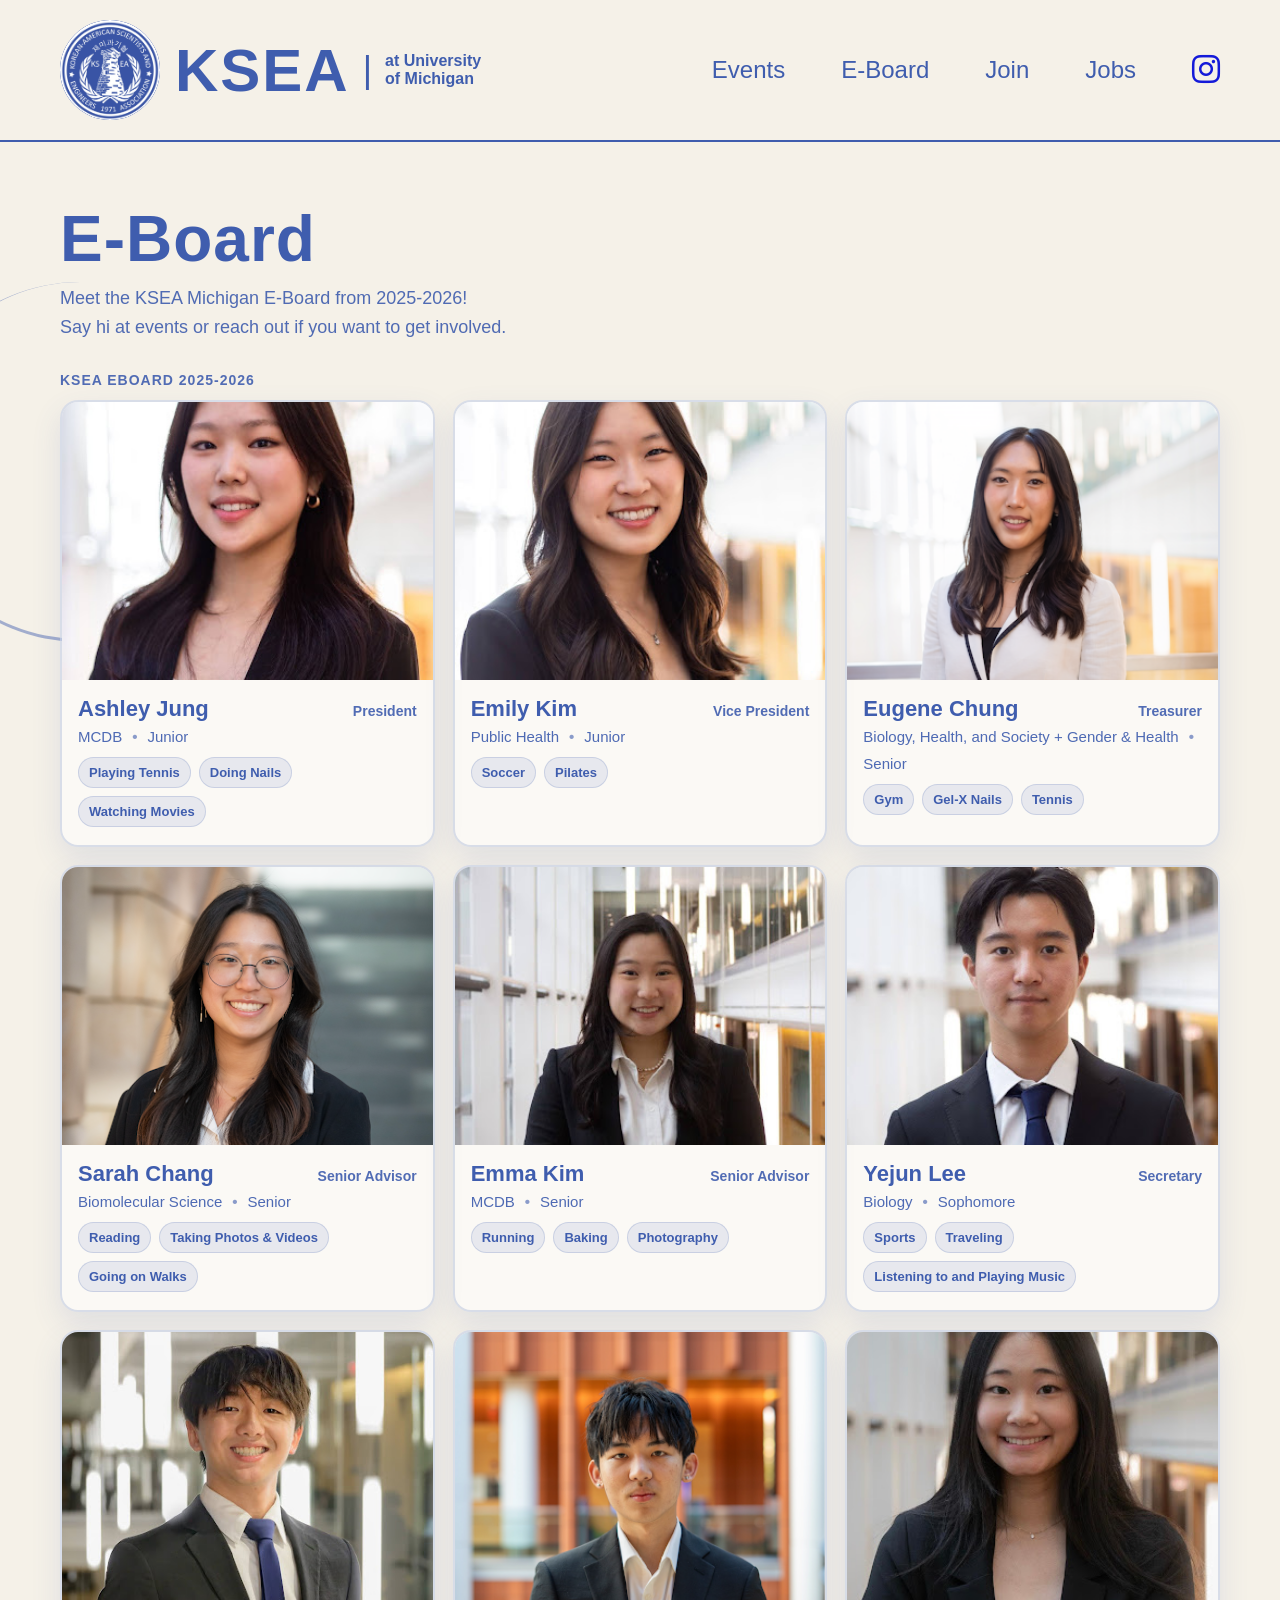
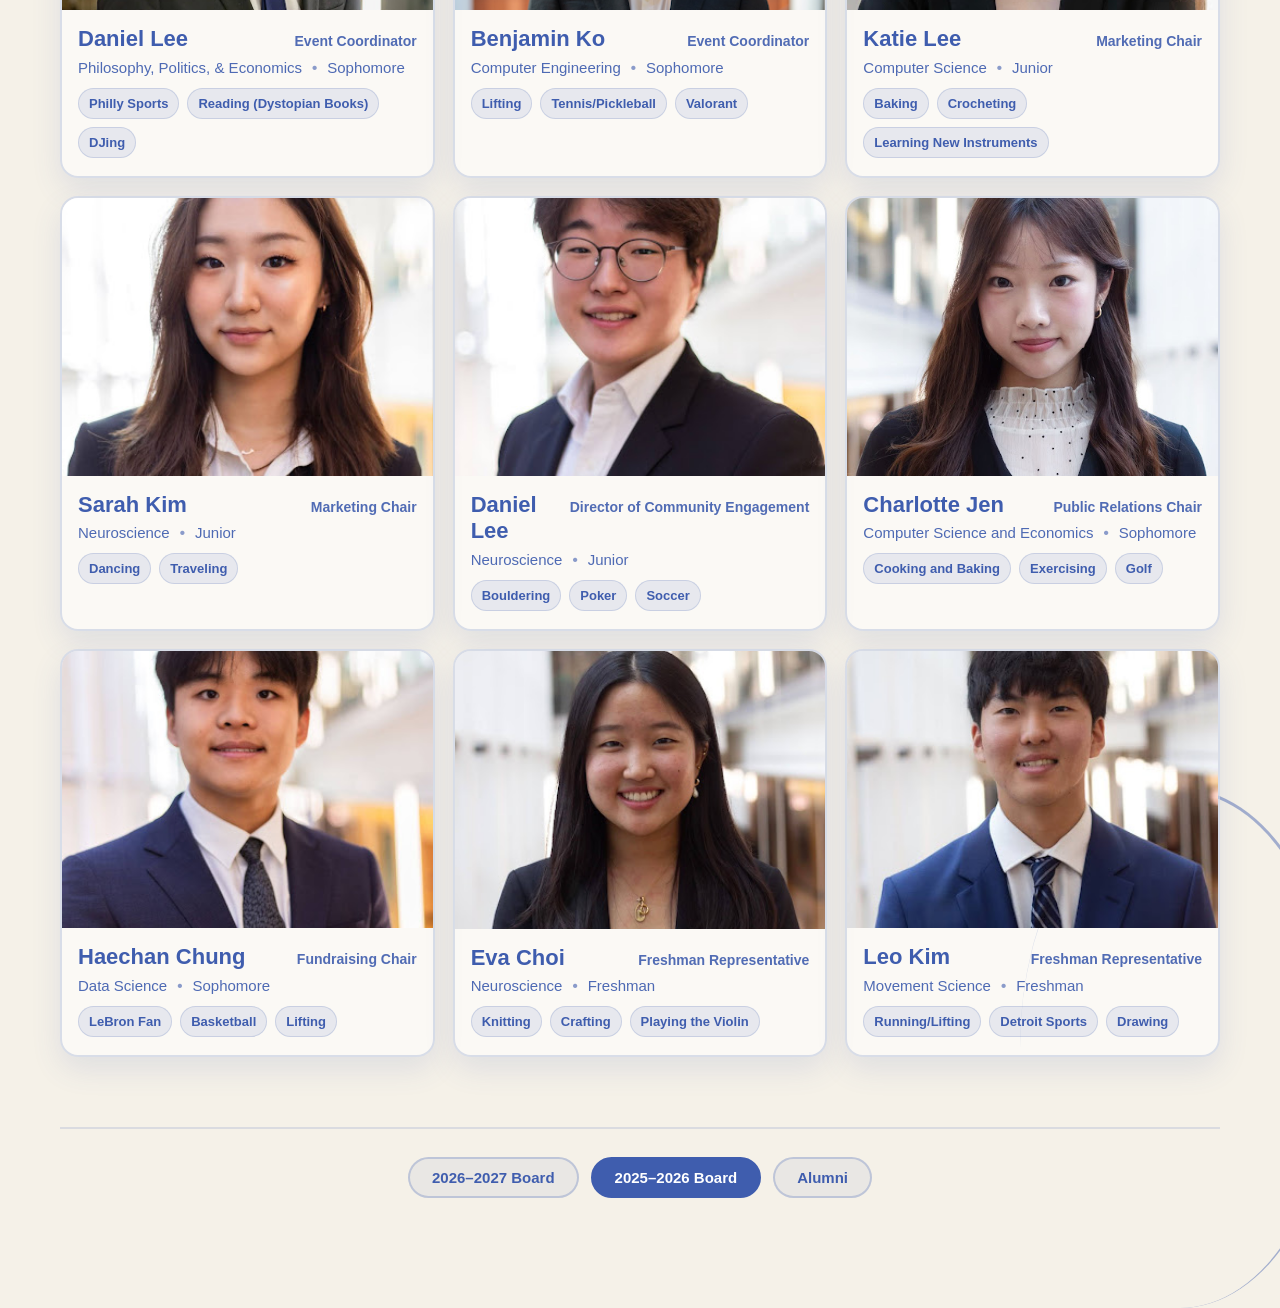
<file: eboard/eboard-2025-2026.html>
<!DOCTYPE html>
<html lang="en">
<head>
  <link rel="stylesheet" href="https://cdnjs.cloudflare.com/ajax/libs/font-awesome/6.0.0/css/all.min.css">
  <meta charset="UTF-8" />
  <meta name="viewport" content="width=device-width, initial-scale=1.0" />
  <title>KSEA - University of Michigan | E-Board 2025-2026</title>

  <style>
    * { margin: 0; padding: 0; box-sizing: border-box; }

    body {
      font-family: 'Segoe UI', Tahoma, Geneva, Verdana, sans-serif;
      background-color: #F5F1E8;
      overflow-x: hidden;
      color: #3F5DAE;
    }

    header {
      display: flex;
      justify-content: space-between;
      align-items: center;
      padding: 20px 60px;
      background-color: #F5F1E8;
      border-bottom: 2px solid #3F5DAE;
    }

    .logo-container {
      display: flex;
      align-items: center;
      gap: 15px;
    }

    .logo-circle {
      width: 100px;
      height: 100px;
      background-color: #3F5DAE;
      border-radius: 60%;
      display: flex;
      align-items: center;
      justify-content: center;
      color: white;
      font-weight: bold;
      font-size: 12px;
      overflow: hidden;
    }

    .logo-text {
      display: flex;
      flex-direction: row;
      align-items: center;
      gap: 8px;
    }

    .logo-text .ksea {
      font-size: 60px;
      font-weight: 900;
      color: #3F5DAE;
      letter-spacing: 2px;
    }

    .logo-text .university {
      font-size: 16px;
      color: #3F5DAE;
      font-weight: 600;
    }

    .logo-text .divider {
      font-size: 36px;
      color: #3F5DAE;
      font-weight: 100;
      margin: 0 5px;
    }
    .logo-link,
    .logo-link:visited,
    .logo-link:hover,
    .logo-link:active {
      text-decoration: none;
      color: inherit;
    }
    nav {
      display: flex;
      gap: 100px;
      align-items: center;
    }

    nav a {
      text-decoration: none;
      color: #3F5DAE;
      font-size: 24px;
      font-weight: 200;
      transition: color 0.3s;
    }

    nav a:hover { color: #3d4d7a; }

    .page {
      padding: 60px 60px 80px;
      position: relative;
    }

    .page-title {
      font-size: 64px;
      font-weight: 900;
      letter-spacing: 1px;
      margin-bottom: 8px;
    }

    .page-subtitle {
      font-size: 18px;
      font-weight: 400;
      opacity: 0.9;
      max-width: 760px;
      line-height: 1.6;
      margin-bottom: 30px;
      text-wrap: balance;
    }

    .curve-left {
      position: absolute;
      left: -100px;
      top: 140px;
      width: 360px;
      height: 360px;
      border: 3px solid #3F5DAE;
      border-radius: 50%;
      border-top: none;
      border-right: none;
      opacity: 0.45;
      pointer-events: none;
    }

    .curve-right {
      position: absolute;
      right: -60px;
      bottom: -30px;
      width: 320px;
      height: 520px;
      border: 3px solid #3F5DAE;
      border-radius: 50%;
      border-bottom: none;
      border-left: none;
      opacity: 0.45;
      pointer-events: none;
    }

    .grid {
      display: grid;
      grid-template-columns: repeat(3, minmax(0, 1fr));
      gap: 18px;
      position: relative;
      z-index: 2;
    }

    .card {
      border-radius: 18px;
      background: rgba(255,255,255,0.55);
      border: 2px solid rgba(63,93,174,0.18);
      box-shadow: 0 12px 30px rgba(63,93,174,0.12);
      overflow: hidden;
      transition: transform 0.2s ease, box-shadow 0.2s ease, border-color 0.2s ease;
    }

    .card:hover {
      transform: translateY(-3px);
      box-shadow: 0 16px 40px rgba(63,93,174,0.18);
      border-color: rgba(63,93,174,0.28);
    }

    .headshot-wrap {
      position: relative;
      width: 100%;
      aspect-ratio: 4 / 3;
      overflow: hidden;
      background: rgba(63,93,174,0.06);
    }

    .headshot-wrap img {
      position: absolute;
      inset: 0;
      width: 100%;
      height: 100%;
      object-fit: cover;
      display: block;
      transition: opacity 180ms ease;
    }

    .headshot-front { opacity: 1; }
    .headshot-back { opacity: 0; }

    .card:hover .headshot-front { opacity: 0; }
    .card:hover .headshot-back { opacity: 1; }

    .card-body {
      padding: 16px 16px 18px;
    }

    .name-row {
      display: flex;
      align-items: baseline;
      justify-content: space-between;
      gap: 10px;
      margin-bottom: 6px;
    }

    .name {
      font-size: 22px;
      font-weight: 900;
      color: #3F5DAE;
      line-height: 1.2;
    }

    .position {
      font-size: 14px;
      font-weight: 700;
      color: #3F5DAE;
      opacity: 0.9;
      white-space: nowrap;
    }

    .meta {
      display: flex;
      flex-wrap: wrap;
      gap: 10px;
      font-size: 15px;
      font-weight: 500;
      color: rgba(63,93,174,0.92);
      margin-bottom: 12px;
    }

    .meta span {
      display: inline-flex;
      align-items: center;
      gap: 8px;
    }

    .dot {
      opacity: 0.65;
      font-weight: 800;
    }

    .hobbies {
      display: flex;
      flex-wrap: wrap;
      gap: 8px;
    }

    .pill {
      font-size: 13px;
      font-weight: 600;
      color: #3F5DAE;
      background: rgba(63,93,174,0.10);
      border: 1px solid rgba(63,93,174,0.18);
      padding: 7px 10px;
      border-radius: 999px;
    }

    .bio {
      margin-top: 12px;
      padding-top: 12px;
      border-top: 1px solid rgba(63,93,174,0.15);
      font-size: 13px;
      font-weight: 400;
      line-height: 1.55;
      color: rgba(63,93,174,0.85);
    }

    .section-label {
      font-size: 14px;
      font-weight: 800;
      letter-spacing: 1px;
      color: rgba(63,93,174,0.9);
      margin: 26px 0 12px;
      text-transform: uppercase;
    }

    /* =========================
       Board / Alumni page nav
       ========================= */

    .board-nav {
      margin-top: 70px;
      padding-top: 28px;
      border-top: 2px solid rgba(63,93,174,0.15);
      display: flex;
      flex-wrap: wrap;
      gap: 12px;
      justify-content: center;
    }

    .board-nav a {
      text-decoration: none;
      color: #3F5DAE;
      font-weight: 700;
      font-size: 15px;
      padding: 10px 22px;
      border-radius: 999px;
      border: 2px solid rgba(63,93,174,0.25);
      background: rgba(63,93,174,0.06);
      transition: background 0.2s ease, border-color 0.2s ease;
    }

    .board-nav a:hover {
      background: rgba(63,93,174,0.15);
      border-color: rgba(63,93,174,0.4);
    }

    .board-nav a.active {
      background: #3F5DAE;
      color: white;
      border-color: #3F5DAE;
    }

    @media (max-width: 768px) {
      .board-nav { margin-top: 45px; }
      .board-nav a { font-size: 13px; padding: 9px 16px; }
    }

    /* Keep 5 nav links from overflowing on mid-size screens */
    @media (max-width: 1280px) { nav { gap: 56px; } }

    @media (max-width: 1024px) {
      header { padding: 20px 30px; }
      .page { padding: 50px 30px 70px; }
      .page-title { font-size: 52px; }
      nav { gap: 30px; }
      .grid { grid-template-columns: repeat(2, minmax(0, 1fr)); }
    }

    @media (max-width: 768px) {
      /* Header */
      header {
        flex-direction: column;
        padding: 16px 20px;
        gap: 14px;
      }

      .logo-circle {
        width: 64px;
        height: 64px;
      }

      .logo-circle img {
        width: 64px !important;
        height: 64px !important;
      }

      .logo-text .ksea { font-size: 36px; }
      .logo-text .university { font-size: 13px; }
      .logo-text .divider { font-size: 24px; }

      nav {
        gap: 18px;
        flex-wrap: wrap;
        justify-content: center;
      }

      nav a { font-size: 18px; }

      /* Page */
      .page {
        padding: 36px 20px 60px;
      }

      .page-title {
        font-size: 40px;
        text-align: center;
      }

      .page-subtitle {
        font-size: 15px;
        text-align: center;
        margin-left: auto;
        margin-right: auto;
      }

      .section-label {
        text-align: center;
      }

      .curve-left, .curve-right { display: none; }

      /* Grid — 2 columns on mobile so cards aren't too tall */
      .grid {
        grid-template-columns: repeat(2, minmax(0, 1fr));
        gap: 12px;
      }

      /* Cards */
      .card { border-radius: 14px; }

      .headshot-wrap {
        aspect-ratio: 3 / 4;
      }

      .card-body {
        padding: 12px 12px 14px;
      }

      .name {
        font-size: 16px;
      }

      .position {
        font-size: 11px;
        white-space: normal;
      }

      .name-row {
        flex-direction: column;
        align-items: flex-start;
        gap: 2px;
        margin-bottom: 6px;
      }

      .meta {
        font-size: 12px;
        gap: 6px;
        margin-bottom: 8px;
      }

      .pill {
        font-size: 11px;
        padding: 5px 8px;
      }
    }

    @media (max-width: 420px) {
      .logo-text .ksea { font-size: 28px; }
      nav a { font-size: 16px; }
      nav { gap: 14px; }
      .page-title { font-size: 32px; }

      /* Single column on very small phones */
      .grid {
        grid-template-columns: 1fr;
      }

      .headshot-wrap {
        aspect-ratio: 4 / 3;
      }

      .name-row {
        flex-direction: row;
        align-items: baseline;
      }

      .name { font-size: 18px; }
      .position { font-size: 12px; white-space: nowrap; }
    }

  </style>
</head>

<body>
  <header>
    <a href="../main/main.html" class="logo-link">
    <div class="logo-container">
      <div class="logo-circle">
        <img src="../images/ksea_logo.jpg" alt="ksea logo" style="width: 100px; height: 100px; border-radius: 50%; object-fit: contain">
      </div>
      <div class="logo-text">
        <span class="ksea">KSEA</span>
        <span class="divider"> | </span>
        <span class="university">at University<br>of Michigan</span>
      </div>
    </div>
    </a>

    <nav>
      <a href="../events/events.html">Events</a>
      <a href="../eboard/eboard.html">E-Board</a>
      <a href="../join/join.html">Join</a>
      <a href="../jobs/jobs.html">Jobs</a>
      <a href="https://www.instagram.com/ksea.michigan/" target="_blank" class="instagram-link">
        <i class="fab fa-instagram" style="font-size: 32px; color: #141ad9;"></i>
      </a>
    </nav>
  </header>

  <section class="page">
    <div class="curve-left"></div>
    <div class="curve-right"></div>

    <h1 class="page-title">E-Board</h1>
    <p class="page-subtitle">Meet the KSEA Michigan E-Board from 2025-2026! <br>Say hi at events or reach out if you want to get involved.</p>

    <div class="section-label">KSEA EBOARD 2025-2026</div>

    <div class="grid">
      <div class="card">
        <div class="headshot-wrap">
          <img class="headshot-front" src="../eboard_images/Ashley25Prof.jpg" alt="headshot" onerror="this.onerror=null; this.src='../eboard_images/placeholder.jpg'">
          <img class="headshot-back" src="../eboard_images/Ashley25S.png" alt="fun photo" onerror="this.onerror=null; this.src='../eboard_images/placeholder.jpg'">
        </div>
        <div class="card-body">
          <div class="name-row">
            <div class="name">Ashley Jung</div>
            <div class="position">President</div>
          </div>
          <div class="meta">
            <span>MCDB</span>
            <span class="dot">•</span>
            <span>Junior</span>
          </div>
          <div class="hobbies">
            <span class="pill">Playing Tennis</span>
            <span class="pill">Doing Nails</span>
            <span class="pill">Watching Movies</span>
          </div>
        </div>
      </div>

      <div class="card">
        <div class="headshot-wrap">
          <img class="headshot-front" src="../eboard_images/Emily25Prof.jpg" alt="headshot" onerror="this.onerror=null; this.src='../eboard_images/placeholder.jpg'">
          <img class="headshot-back" src="../eboard_images/Emily25S.jpg" alt="fun photo" onerror="this.onerror=null; this.src='../eboard_images/placeholder.jpg'">
        </div>
        <div class="card-body">
          <div class="name-row">
            <div class="name">Emily Kim</div>
            <div class="position">Vice President</div>
          </div>
          <div class="meta">
            <span>Public Health</span>
            <span class="dot">•</span>
            <span>Junior</span>
          </div>
          <div class="hobbies">
            <span class="pill">Soccer</span>
            <span class="pill">Pilates</span>
          </div>
        </div>
      </div>

      <div class="card">
        <div class="headshot-wrap">
          <img class="headshot-front" src="../eboard_images/Eugene25Prof.png" alt="headshot" onerror="this.onerror=null; this.src='../eboard_images/placeholder.jpg'">
        </div>
        <div class="card-body">
          <div class="name-row">
            <div class="name">Eugene Chung</div>
            <div class="position">Treasurer</div>
          </div>
          <div class="meta">
            <span>Biology, Health, and Society + Gender & Health</span>
            <span class="dot">•</span>
            <span>Senior</span>
          </div>
          <div class="hobbies">
            <span class="pill">Gym</span>
            <span class="pill">Gel-X Nails</span>
            <span class="pill">Tennis</span>
          </div>
        </div>
      </div>

      <div class="card">
        <div class="headshot-wrap">
          <img class="headshot-front" src="../eboard_images/SC25Prof.png" alt="headshot" onerror="this.onerror=null; this.src='../eboard_images/placeholder.jpg'">
        </div>
        <div class="card-body">
          <div class="name-row">
            <div class="name">Sarah Chang</div>
            <div class="position">Senior Advisor</div>
          </div>
          <div class="meta">
            <span>Biomolecular Science</span>
            <span class="dot">•</span>
            <span>Senior</span>
          </div>
          <div class="hobbies">
            <span class="pill">Reading</span>
            <span class="pill">Taking Photos & Videos</span>
            <span class="pill">Going on Walks</span>
          </div>
        </div>
      </div>

      <div class="card">
        <div class="headshot-wrap">
          <img class="headshot-front" src="../eboard_images/Emma25Prof.jpg" alt="headshot" onerror="this.onerror=null; this.src='../eboard_images/placeholder.jpg'">
          <img class="headshot-back" src="../eboard_images/Emma25S.jpg" alt="fun photo" onerror="this.onerror=null; this.src='../eboard_images/placeholder.jpg'">
        </div>
        <div class="card-body">
          <div class="name-row">
            <div class="name">Emma Kim</div>
            <div class="position">Senior Advisor</div>
          </div>
          <div class="meta">
            <span>MCDB</span>
            <span class="dot">•</span>
            <span>Senior</span>
          </div>
          <div class="hobbies">
            <span class="pill">Running</span>
            <span class="pill">Baking</span>
            <span class="pill">Photography</span>
          </div>
        </div>
      </div>

      <div class="card">
        <div class="headshot-wrap">
          <img class="headshot-front" src="../eboard_images/Yejun25Prof.jpg" alt="headshot" onerror="this.onerror=null; this.src='../eboard_images/placeholder.jpg'">
          <img class="headshot-back" src="../eboard_images/Yejun25S.jpg" alt="fun photo" onerror="this.onerror=null; this.src='../eboard_images/placeholder.jpg'">
        </div>
        <div class="card-body">
          <div class="name-row">
            <div class="name">Yejun Lee</div>
            <div class="position">Secretary</div>
          </div>
          <div class="meta">
            <span>Biology</span>
            <span class="dot">•</span>
            <span>Sophomore</span>
          </div>
          <div class="hobbies">
            <span class="pill">Sports</span>
            <span class="pill">Traveling</span>
            <span class="pill">Listening to and Playing Music</span>
          </div>
        </div>
      </div>

      <div class="card">
        <div class="headshot-wrap">
          <img class="headshot-front" src="../eboard_images/Daniel25Prof.jpg" alt="headshot" onerror="this.onerror=null; this.src='../eboard_images/placeholder.jpg'">
          <img class="headshot-back" src="../eboard_images/Daniel25S.jpg" alt="fun photo" onerror="this.onerror=null; this.src='../eboard_images/placeholder.jpg'">
        </div>
        <div class="card-body">
          <div class="name-row">
            <div class="name">Daniel Lee</div>
            <div class="position">Event Coordinator</div>
          </div>
          <div class="meta">
            <span>Philosophy, Politics, & Economics</span>
            <span class="dot">•</span>
            <span>Sophomore</span>
          </div>
          <div class="hobbies">
            <span class="pill">Philly Sports</span>
            <span class="pill">Reading (Dystopian Books)</span>
            <span class="pill">DJing</span>
          </div>
        </div>
      </div>

      <div class="card">
        <div class="headshot-wrap">
          <img class="headshot-front" src="../eboard_images/Ben25Prof.png" alt="headshot" onerror="this.onerror=null; this.src='../eboard_images/placeholder.jpg'">
          <img class="headshot-back" src="../eboard_images/Ben25S.png" alt="fun photo" onerror="this.onerror=null; this.src='../eboard_images/placeholder.jpg'">
        </div>
        <div class="card-body">
          <div class="name-row">
            <div class="name">Benjamin Ko</div>
            <div class="position">Event Coordinator</div>
          </div>
          <div class="meta">
            <span>Computer Engineering</span>
            <span class="dot">•</span>
            <span>Sophomore</span>
          </div>
          <div class="hobbies">
            <span class="pill">Lifting</span>
            <span class="pill">Tennis/Pickleball</span>
            <span class="pill">Valorant</span>
          </div>
        </div>
      </div>

      <div class="card">
        <div class="headshot-wrap">
          <img class="headshot-front" src="../eboard_images/Katie25Prof.jpg" alt="headshot" onerror="this.onerror=null; this.src='../eboard_images/placeholder.jpg'">
          <img class="headshot-back" src="../eboard_images/Katie25S.jpg" alt="fun photo" onerror="this.onerror=null; this.src='../eboard_images/placeholder.jpg'">
        </div>
        <div class="card-body">
          <div class="name-row">
            <div class="name">Katie Lee</div>
            <div class="position">Marketing Chair</div>
          </div>
          <div class="meta">
            <span>Computer Science</span>
            <span class="dot">•</span>
            <span>Junior</span>
          </div>
          <div class="hobbies">
            <span class="pill">Baking</span>
            <span class="pill">Crocheting</span>
            <span class="pill">Learning New Instruments</span>
          </div>
        </div>
      </div>

      <div class="card">
        <div class="headshot-wrap">
          <img class="headshot-front" src="../eboard_images/SK25Prof.jpg" alt="headshot" onerror="this.onerror=null; this.src='../eboard_images/placeholder.jpg'">
          <img class="headshot-back" src="../eboard_images/SK25S.jpg" alt="fun photo" onerror="this.onerror=null; this.src='../eboard_images/placeholder.jpg'">
        </div>
        <div class="card-body">
          <div class="name-row">
            <div class="name">Sarah Kim</div>
            <div class="position">Marketing Chair</div>
          </div>
          <div class="meta">
            <span>Neuroscience</span>
            <span class="dot">•</span>
            <span>Junior</span>
          </div>
          <div class="hobbies">
            <span class="pill">Dancing</span>
            <span class="pill">Traveling</span>
          </div>
        </div>
      </div>

      <div class="card">
        <div class="headshot-wrap">
          <img class="headshot-front" src="../eboard_images/Jihoon25Prof.jpg" alt="headshot" onerror="this.onerror=null; this.src='../eboard_images/placeholder.jpg'">
          <img class="headshot-back" src="../eboard_images/Jihoon25S.jpg" alt="fun photo" onerror="this.onerror=null; this.src='../eboard_images/placeholder.jpg'">
        </div>
        <div class="card-body">
          <div class="name-row">
            <div class="name">Daniel Lee</div>
            <div class="position">Director of Community Engagement</div>
          </div>
          <div class="meta">
            <span>Neuroscience</span>
            <span class="dot">•</span>
            <span>Junior</span>
          </div>
          <div class="hobbies">
            <span class="pill">Bouldering</span>
            <span class="pill">Poker</span>
            <span class="pill">Soccer</span>
          </div>
        </div>
      </div>

      <div class="card">
        <div class="headshot-wrap">
          <img class="headshot-front" src="../eboard_images/Char25Prof.jpg" alt="headshot" onerror="this.onerror=null; this.src='../eboard_images/placeholder.jpg'">
          <img class="headshot-back" src="../eboard_images/Char25S.jpg" alt="fun photo" onerror="this.onerror=null; this.src='../eboard_images/placeholder.jpg'">
        </div>
        <div class="card-body">
          <div class="name-row">
            <div class="name">Charlotte Jen</div>
            <div class="position">Public Relations Chair</div>
          </div>
          <div class="meta">
            <span>Computer Science and Economics</span>
            <span class="dot">•</span>
            <span>Sophomore</span>
          </div>
          <div class="hobbies">
            <span class="pill">Cooking and Baking</span>
            <span class="pill">Exercising</span>
            <span class="pill">Golf</span>
          </div>
        </div>
      </div>

      <div class="card">
        <div class="headshot-wrap">
          <img class="headshot-front" src="../eboard_images/Haechan25Prof.jpg" alt="headshot" onerror="this.onerror=null; this.src='../eboard_images/placeholder.jpg'">
          <img class="headshot-back" src="../eboard_images/Haechan25S.jpg" alt="fun photo" onerror="this.onerror=null; this.src='../eboard_images/placeholder.jpg'">
        </div>
        <div class="card-body">
          <div class="name-row">
            <div class="name">Haechan Chung</div>
            <div class="position">Fundraising Chair</div>
          </div>
          <div class="meta">
            <span>Data Science</span>
            <span class="dot">•</span>
            <span>Sophomore</span>
          </div>
          <div class="hobbies">
            <span class="pill">LeBron Fan</span>
            <span class="pill">Basketball</span>
            <span class="pill">Lifting</span>
          </div>
        </div>
      </div>

      <div class="card">
        <div class="headshot-wrap">
          <img class="headshot-front" src="../eboard_images/Eva25Prof.jpg" alt="headshot" onerror="this.onerror=null; this.src='../eboard_images/placeholder.jpg'">
          <img class="headshot-back" src="../eboard_images/Eva25S.jpg" alt="fun photo" onerror="this.onerror=null; this.src='../eboard_images/placeholder.jpg'">
        </div>
        <div class="card-body">
          <div class="name-row">
            <div class="name">Eva Choi</div>
            <div class="position">Freshman Representative</div>
          </div>
          <div class="meta">
            <span>Neuroscience</span>
            <span class="dot">•</span>
            <span>Freshman</span>
          </div>
          <div class="hobbies">
            <span class="pill">Knitting</span>
            <span class="pill">Crafting</span>
            <span class="pill">Playing the Violin</span>
          </div>
        </div>
      </div>

      <div class="card">
        <div class="headshot-wrap">
          <img class="headshot-front" src="../eboard_images/Leo25Prof.jpg" alt="headshot" onerror="this.onerror=null; this.src='../eboard_images/placeholder.jpg'">
          <img class="headshot-back" src="../eboard_images/Leo25S.jpg" alt="fun photo" onerror="this.onerror=null; this.src='../eboard_images/placeholder.jpg'">
        </div>
        <div class="card-body">
          <div class="name-row">
            <div class="name">Leo Kim</div>
            <div class="position">Freshman Representative</div>
          </div>
          <div class="meta">
            <span>Movement Science</span>
            <span class="dot">•</span>
            <span>Freshman</span>
          </div>
          <div class="hobbies">
            <span class="pill">Running/Lifting</span>
            <span class="pill">Detroit Sports</span>
            <span class="pill">Drawing</span>
          </div>
        </div>
      </div>

    </div>

    <nav class="board-nav">
      <a href="../eboard/eboard.html">2026–2027 Board</a>
      <a href="../eboard/eboard-2025-2026.html" class="active">2025–2026 Board</a>
      <a href="../eboard/alumni.html">Alumni</a>
    </nav>

  </section>
</body>
</html>
</file>
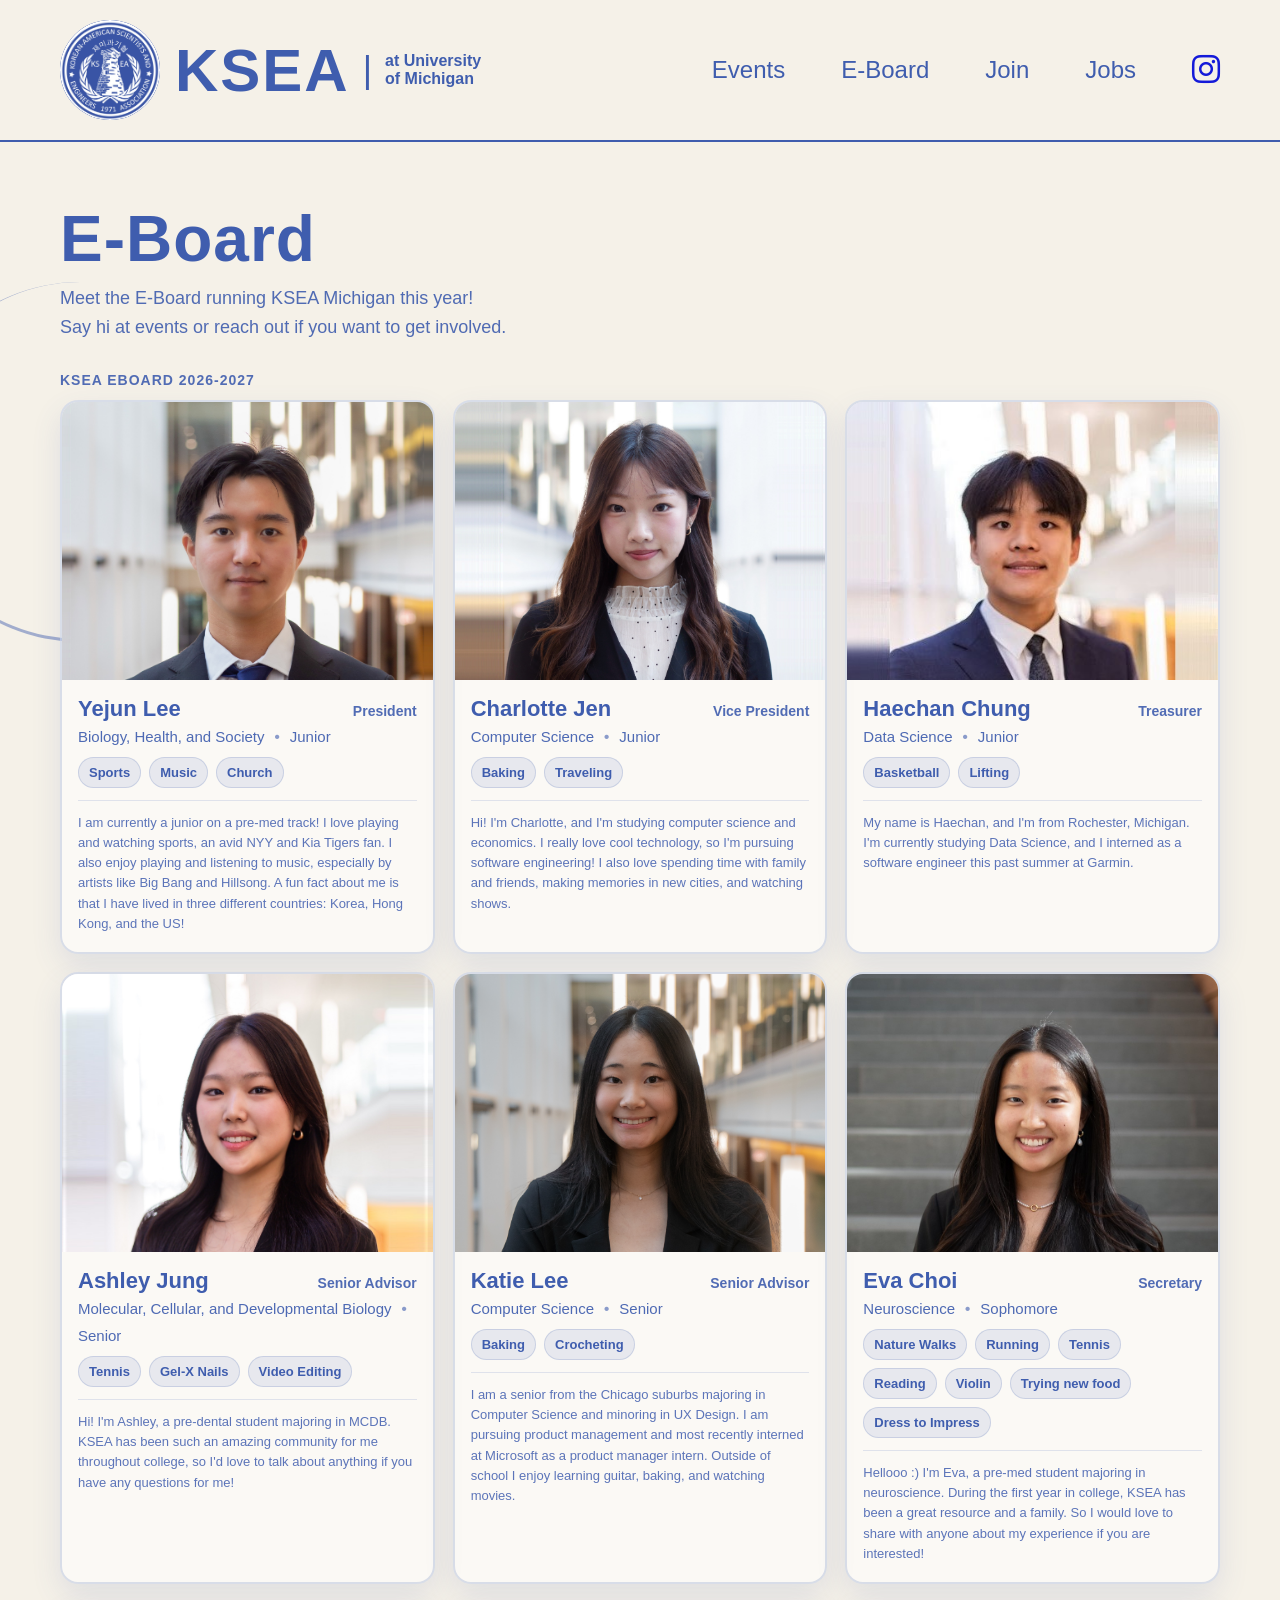
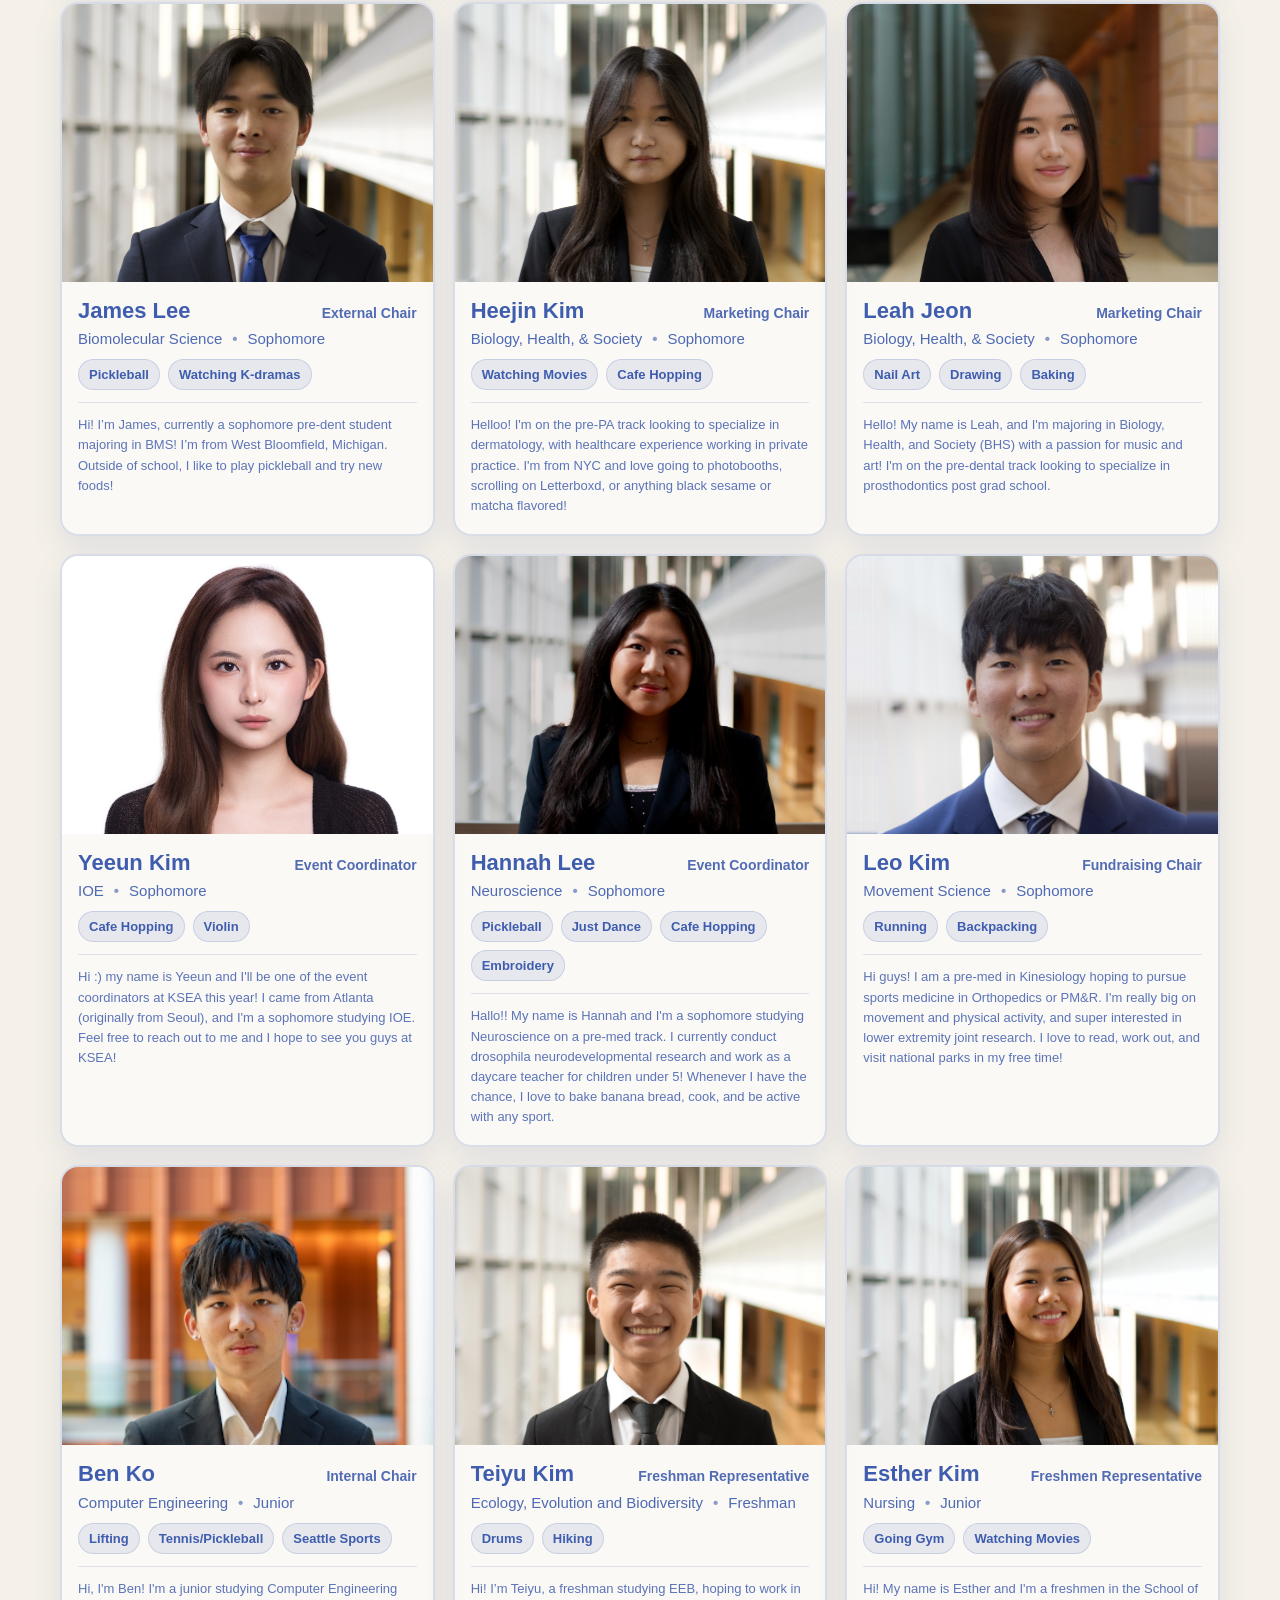
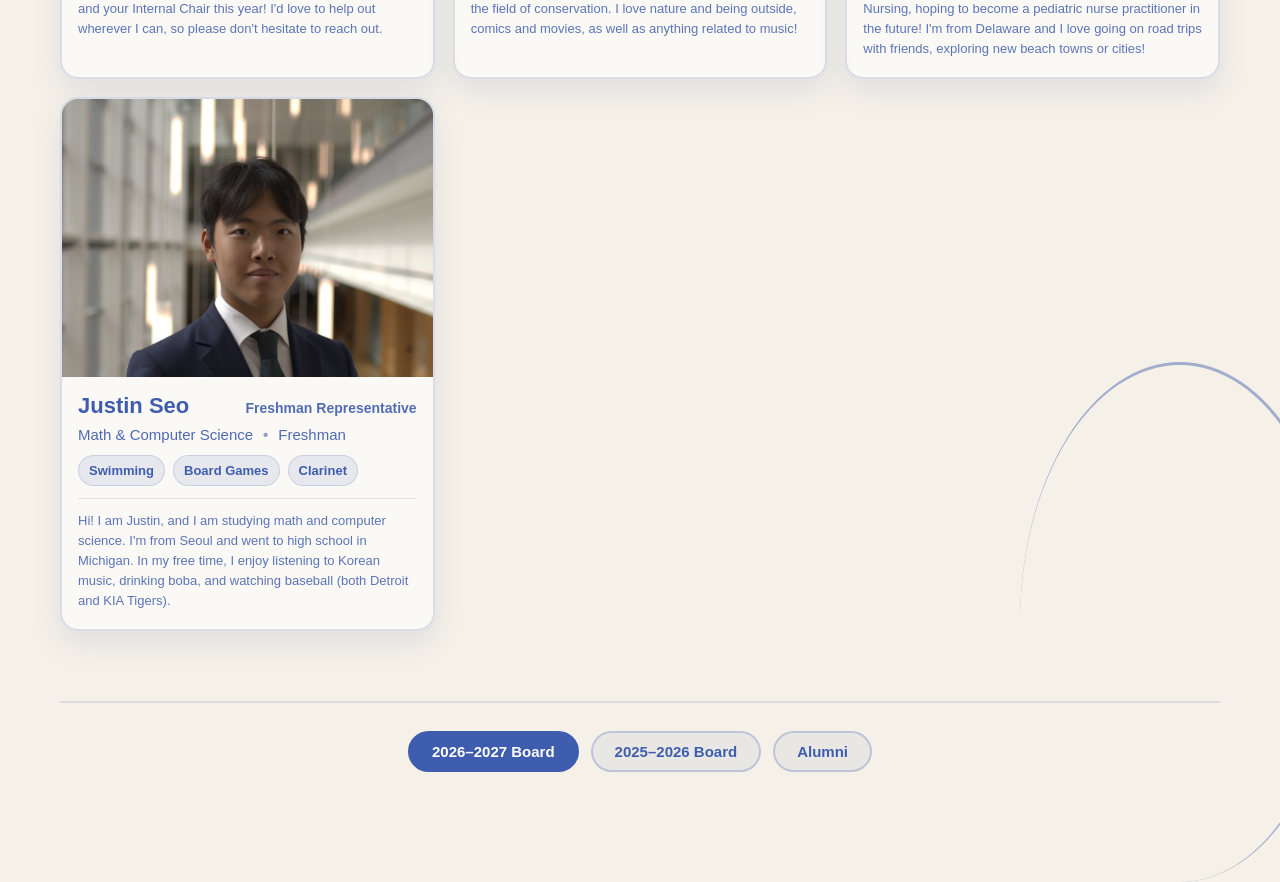
<file: eboard/eboard.html>
﻿<!DOCTYPE html>
<html lang="en">
<head>
  <link rel="stylesheet" href="https://cdnjs.cloudflare.com/ajax/libs/font-awesome/6.0.0/css/all.min.css">
  <meta charset="UTF-8" />
  <meta name="viewport" content="width=device-width, initial-scale=1.0" />
  <title>KSEA - University of Michigan | E-Board</title>

  <style>
    * { margin: 0; padding: 0; box-sizing: border-box; }

    body {
      font-family: 'Segoe UI', Tahoma, Geneva, Verdana, sans-serif;
      background-color: #F5F1E8;
      overflow-x: hidden;
      color: #3F5DAE;
    }

    header {
      display: flex;
      justify-content: space-between;
      align-items: center;
      padding: 20px 60px;
      background-color: #F5F1E8;
      border-bottom: 2px solid #3F5DAE;
    }

    .logo-container {
      display: flex;
      align-items: center;
      gap: 15px;
    }

    .logo-circle {
      width: 100px;
      height: 100px;
      background-color: #3F5DAE;
      border-radius: 60%;
      display: flex;
      align-items: center;
      justify-content: center;
      color: white;
      font-weight: bold;
      font-size: 12px;
      overflow: hidden;
    }

    .logo-text {
      display: flex;
      flex-direction: row;
      align-items: center;
      gap: 8px;
    }

    .logo-text .ksea {
      font-size: 60px;
      font-weight: 900;
      color: #3F5DAE;
      letter-spacing: 2px;
    }

    .logo-text .university {
      font-size: 16px;
      color: #3F5DAE;
      font-weight: 600;
    }

    .logo-text .divider {
      font-size: 36px;
      color: #3F5DAE;
      font-weight: 100;
      margin: 0 5px;
    }
    .logo-link,
    .logo-link:visited,
    .logo-link:hover,
    .logo-link:active {
      text-decoration: none;
      color: inherit;
    }
    nav {
      display: flex;
      gap: 100px;
      align-items: center;
    }

    nav a {
      text-decoration: none;
      color: #3F5DAE;
      font-size: 24px;
      font-weight: 200;
      transition: color 0.3s;
    }

    nav a:hover { color: #3d4d7a; }

    .page {
      padding: 60px 60px 80px;
      position: relative;
    }

    .page-title {
      font-size: 64px;
      font-weight: 900;
      letter-spacing: 1px;
      margin-bottom: 8px;
    }

    .page-subtitle {
      font-size: 18px;
      font-weight: 400;
      opacity: 0.9;
      max-width: 760px;
      line-height: 1.6;
      margin-bottom: 30px;
      text-wrap: balance;
    }

    .curve-left {
      position: absolute;
      left: -100px;
      top: 140px;
      width: 360px;
      height: 360px;
      border: 3px solid #3F5DAE;
      border-radius: 50%;
      border-top: none;
      border-right: none;
      opacity: 0.45;
      pointer-events: none;
    }

    .curve-right {
      position: absolute;
      right: -60px;
      bottom: -30px;
      width: 320px;
      height: 520px;
      border: 3px solid #3F5DAE;
      border-radius: 50%;
      border-bottom: none;
      border-left: none;
      opacity: 0.45;
      pointer-events: none;
    }

    .grid {
      display: grid;
      grid-template-columns: repeat(3, minmax(0, 1fr));
      gap: 18px;
      position: relative;
      z-index: 2;
    }

    .card {
      border-radius: 18px;
      background: rgba(255,255,255,0.55);
      border: 2px solid rgba(63,93,174,0.18);
      box-shadow: 0 12px 30px rgba(63,93,174,0.12);
      overflow: hidden;
      transition: transform 0.2s ease, box-shadow 0.2s ease, border-color 0.2s ease;
    }

    .card:hover {
      transform: translateY(-3px);
      box-shadow: 0 16px 40px rgba(63,93,174,0.18);
      border-color: rgba(63,93,174,0.28);
    }

    .headshot-wrap {
      position: relative;
      width: 100%;
      aspect-ratio: 4 / 3;
      overflow: hidden;
      background: rgba(63,93,174,0.06);
    }

    .headshot-wrap img {
      position: absolute;
      inset: 0;
      width: 100%;
      height: 100%;
      object-fit: cover;
      display: block;
      transition: opacity 180ms ease;
    }

    .headshot-front { opacity: 1; }
    .headshot-back { opacity: 0; }

    .card:hover .headshot-front { opacity: 0; }
    .card:hover .headshot-back { opacity: 1; }

    .card-body {
      padding: 16px 16px 18px;
    }

    .name-row {
      display: flex;
      align-items: baseline;
      justify-content: space-between;
      gap: 10px;
      margin-bottom: 6px;
    }

    .name {
      font-size: 22px;
      font-weight: 900;
      color: #3F5DAE;
      line-height: 1.2;
    }

    .position {
      font-size: 14px;
      font-weight: 700;
      color: #3F5DAE;
      opacity: 0.9;
      white-space: nowrap;
    }

    .meta {
      display: flex;
      flex-wrap: wrap;
      gap: 10px;
      font-size: 15px;
      font-weight: 500;
      color: rgba(63,93,174,0.92);
      margin-bottom: 12px;
    }

    .meta span {
      display: inline-flex;
      align-items: center;
      gap: 8px;
    }

    .dot {
      opacity: 0.65;
      font-weight: 800;
    }

    .hobbies {
      display: flex;
      flex-wrap: wrap;
      gap: 8px;
    }

    .pill {
      font-size: 13px;
      font-weight: 600;
      color: #3F5DAE;
      background: rgba(63,93,174,0.10);
      border: 1px solid rgba(63,93,174,0.18);
      padding: 7px 10px;
      border-radius: 999px;
    }

    .bio {
      margin-top: 12px;
      padding-top: 12px;
      border-top: 1px solid rgba(63,93,174,0.15);
      font-size: 13px;
      font-weight: 400;
      line-height: 1.55;
      color: rgba(63,93,174,0.85);
    }

    .section-label {
      font-size: 14px;
      font-weight: 800;
      letter-spacing: 1px;
      color: rgba(63,93,174,0.9);
      margin: 26px 0 12px;
      text-transform: uppercase;
    }

    /* =========================
       Board / Alumni page nav
       ========================= */

    .board-nav {
      margin-top: 70px;
      padding-top: 28px;
      border-top: 2px solid rgba(63,93,174,0.15);
      display: flex;
      flex-wrap: wrap;
      gap: 12px;
      justify-content: center;
    }

    .board-nav a {
      text-decoration: none;
      color: #3F5DAE;
      font-weight: 700;
      font-size: 15px;
      padding: 10px 22px;
      border-radius: 999px;
      border: 2px solid rgba(63,93,174,0.25);
      background: rgba(63,93,174,0.06);
      transition: background 0.2s ease, border-color 0.2s ease;
    }

    .board-nav a:hover {
      background: rgba(63,93,174,0.15);
      border-color: rgba(63,93,174,0.4);
    }

    .board-nav a.active {
      background: #3F5DAE;
      color: white;
      border-color: #3F5DAE;
    }

    @media (max-width: 768px) {
      .board-nav { margin-top: 45px; }
      .board-nav a { font-size: 13px; padding: 9px 16px; }
    }


    /* =========================
       Alumni Section
       ========================= */

    .alumni-section {
      margin-top: 80px;
    }

    .alumni-title {
      font-size: 46px;
      font-weight: 900;
      letter-spacing: 1px;
      margin-bottom: 8px;
      color: #3F5DAE;
    }

    .alumni-intro {
      font-size: 18px;
      font-weight: 400;
      opacity: 0.9;
      max-width: 760px;
      line-height: 1.6;
      margin-bottom: 30px;
    }

    .alumni-grid {
      display: grid;
      grid-template-columns: repeat(3, minmax(0, 1fr));
      gap: 18px;
      position: relative;
      z-index: 2;
    }

    .alumni-card {
      min-height: 310px;
      position: relative;
      border-radius: 18px;
      background: rgba(255,255,255,0.55);
      border: 2px solid rgba(63,93,174,0.18);
      box-shadow: 0 12px 30px rgba(63,93,174,0.12);
      overflow: hidden;
      transition: transform 0.2s ease, box-shadow 0.2s ease, border-color 0.2s ease;
    }

    .alumni-card:hover {
      transform: translateY(-3px);
      box-shadow: 0 16px 40px rgba(63,93,174,0.18);
      border-color: rgba(63,93,174,0.28);
    }

    .alumni-front {
      min-height: 310px;
      padding: 30px 22px;
      display: flex;
      flex-direction: column;
      align-items: center;
      justify-content: center;
      text-align: center;
      transition: opacity 220ms ease;
    }

    .alumni-photo-wrap {
      width: 118px;
      height: 118px;
      margin-bottom: 20px;
      position: relative;
    }

    .alumni-photo {
      width: 118px;
      height: 118px;
      border-radius: 50%;
      object-fit: cover;
      display: block;
      border: 3px solid rgba(63,93,174,0.18);
      box-shadow: 0 8px 20px rgba(63,93,174,0.12);
    }

    .alumni-initials {
      width: 118px;
      height: 118px;
      border-radius: 50%;
      background: rgba(63,93,174,0.10);
      border: 2px solid rgba(63,93,174,0.22);
      color: #3F5DAE;
      align-items: center;
      justify-content: center;
      font-size: 32px;
      font-weight: 900;
      letter-spacing: 1px;
    }

    .alumni-name {
      font-size: 22px;
      font-weight: 900;
      color: #3F5DAE;
      line-height: 1.25;
    }

    .alumni-class {
      margin-top: 7px;
      font-size: 14px;
      font-weight: 600;
      color: rgba(63,93,174,0.72);
    }

    .alumni-hover-hint {
      margin-top: 18px;
      font-size: 12px;
      font-weight: 700;
      letter-spacing: 0.7px;
      text-transform: uppercase;
      color: rgba(63,93,174,0.55);
    }

    .alumni-overlay {
      position: absolute;
      inset: 0;
      background: #3F5DAE;
      color: white;
      padding: 28px;
      display: flex;
      flex-direction: column;
      justify-content: center;
      text-align: left;
      opacity: 0;
      transform: translateY(8px);
      transition: opacity 220ms ease, transform 220ms ease;
      pointer-events: none;
      overflow-y: auto;
    }

    .alumni-card:hover .alumni-overlay,
    .alumni-card:focus-within .alumni-overlay {
      opacity: 1;
      transform: translateY(0);
    }

    .alumni-overlay .alumni-overlay-name {
      font-size: 23px;
      font-weight: 900;
      margin-bottom: 12px;
      line-height: 1.2;
    }

    .alumni-overlay .served-label,
    .alumni-overlay .now-label {
      font-size: 11px;
      font-weight: 900;
      letter-spacing: 1px;
      text-transform: uppercase;
      opacity: 0.72;
      margin-bottom: 4px;
    }

    .alumni-overlay .served {
      font-size: 15px;
      font-weight: 700;
      line-height: 1.45;
      margin-bottom: 18px;
    }

    .alumni-overlay p {
      font-size: 15px;
      line-height: 1.6;
      font-weight: 400;
    }

    /* Keep 5 nav links from overflowing on mid-size screens */
    @media (max-width: 1280px) { nav { gap: 56px; } }

    @media (max-width: 1024px) {
      header { padding: 20px 30px; }
      .page { padding: 50px 30px 70px; }
      .page-title { font-size: 52px; }
      nav { gap: 30px; }
      .grid { grid-template-columns: repeat(2, minmax(0, 1fr)); }
      .alumni-grid { grid-template-columns: repeat(2, minmax(0, 1fr)); }
    }

    @media (max-width: 768px) {
      /* Header */
      header {
        flex-direction: column;
        padding: 16px 20px;
        gap: 14px;
      }

      .logo-circle {
        width: 64px;
        height: 64px;
      }

      .logo-circle img {
        width: 64px !important;
        height: 64px !important;
      }

      .logo-text .ksea { font-size: 36px; }
      .logo-text .university { font-size: 13px; }
      .logo-text .divider { font-size: 24px; }

      nav {
        gap: 18px;
        flex-wrap: wrap;
        justify-content: center;
      }

      nav a { font-size: 18px; }

      /* Page */
      .page {
        padding: 36px 20px 60px;
      }

      .page-title {
        font-size: 40px;
        text-align: center;
      }

      .page-subtitle {
        font-size: 15px;
        text-align: center;
        margin-left: auto;
        margin-right: auto;
      }

      .section-label {
        text-align: center;
      }

      .alumni-section {
        margin-top: 55px;
      }

      .alumni-title {
        font-size: 36px;
        text-align: center;
      }

      .alumni-intro {
        font-size: 15px;
        text-align: center;
        margin-left: auto;
        margin-right: auto;
      }

      .alumni-grid {
        grid-template-columns: repeat(2, minmax(0, 1fr));
        gap: 12px;
      }

      .alumni-card,
      .alumni-front {
        min-height: 270px;
      }

      .alumni-photo-wrap,
      .alumni-photo,
      .alumni-initials {
        width: 92px;
        height: 92px;
      }

      .alumni-initials {
        font-size: 25px;
      }

      .alumni-name {
        font-size: 17px;
      }

      .alumni-overlay {
        padding: 18px;
      }

      .alumni-overlay .alumni-overlay-name {
        font-size: 19px;
      }

      .alumni-overlay p {
        font-size: 13px;
      }

      .curve-left, .curve-right { display: none; }

      /* Grid — 2 columns on mobile so cards aren't too tall */
      .grid {
        grid-template-columns: repeat(2, minmax(0, 1fr));
        gap: 12px;
      }

      /* Cards */
      .card { border-radius: 14px; }

      .headshot-wrap {
        aspect-ratio: 3 / 4;
      }

      .card-body {
        padding: 12px 12px 14px;
      }

      .name {
        font-size: 16px;
      }

      .position {
        font-size: 11px;
        white-space: normal;
      }

      .name-row {
        flex-direction: column;
        align-items: flex-start;
        gap: 2px;
        margin-bottom: 6px;
      }

      .meta {
        font-size: 12px;
        gap: 6px;
        margin-bottom: 8px;
      }

      .pill {
        font-size: 11px;
        padding: 5px 8px;
      }
    }

    @media (max-width: 420px) {
      .logo-text .ksea { font-size: 28px; }
      nav a { font-size: 16px; }
      nav { gap: 14px; }
      .page-title { font-size: 32px; }

      /* Single column on very small phones */
      .grid {
        grid-template-columns: 1fr;
      }

      .alumni-grid {
        grid-template-columns: 1fr;
      }

      .headshot-wrap {
        aspect-ratio: 4 / 3;
      }

      .name-row {
        flex-direction: row;
        align-items: baseline;
      }

      .name { font-size: 18px; }
      .position { font-size: 12px; white-space: nowrap; }
    }

    @media (hover: none) {
      .alumni-card {
        min-height: auto;
      }

      .alumni-front {
        min-height: 250px;
      }

      .alumni-hover-hint {
        display: none;
      }

      .alumni-overlay {
        position: relative;
        opacity: 1;
        transform: none;
        pointer-events: auto;
        min-height: 220px;
      }
    }

  </style>
</head>

<body>
  <header>
    <a href="../main/main.html" class="logo-link">
    <div class="logo-container">
      <div class="logo-circle">
        <img src="../images/ksea_logo.jpg" alt="ksea logo" style="width: 100px; height: 100px; border-radius: 50%; object-fit: contain">
      </div>
      <div class="logo-text">
        <span class="ksea">KSEA</span>
        <span class="divider"> | </span>
        <span class="university">at University<br>of Michigan</span>
      </div>
    </div>
    </a>

    <nav>
      <a href="../events/events.html">Events</a>
      <a href="../eboard/eboard.html">E-Board</a>
      <a href="../join/join.html">Join</a>
      <a href="../jobs/jobs.html">Jobs</a>
      <a href="https://www.instagram.com/ksea.michigan/" target="_blank" class="instagram-link">
        <i class="fab fa-instagram" style="font-size: 32px; color: #141ad9;"></i>
      </a>
    </nav>
  </header>

  <section class="page">
    <div class="curve-left"></div>
    <div class="curve-right"></div>

    <h1 class="page-title">E-Board</h1>
    <p class="page-subtitle">Meet the E-Board running KSEA Michigan this year! <br>Say hi at events or reach out if you want to get involved.</p>

    <!-- =========================
         KSEA E-Board 2026-2027 (NEW - fill in profiles below)
         ========================= -->
    <div class="section-label">KSEA EBOARD 2026-2027</div>

    <div class="grid">
      <!-- President -->
      <div class="card">
        <div class="headshot-wrap">
          <img class="headshot-front" src="../eboard_images/Yejun26Prof.jpg" alt="headshot" style="object-position: 50% 30%;" onerror="this.onerror=null; this.src='../eboard_images/placeholder.jpg'">
          <img class="headshot-back" src="../eboard_images/Yejun26S.jpg" alt="fun photo" style="object-position: 50% 12%;" onerror="this.onerror=null; this.src='../eboard_images/placeholder.jpg'">
        </div>
        <div class="card-body">
          <div class="name-row">
            <div class="name">Yejun Lee</div>
            <div class="position">President</div>
          </div>
          <div class="meta">
            <span>Biology, Health, and Society</span>
            <span class="dot">•</span>
            <span>Junior</span>
          </div>
          <div class="hobbies">
            <span class="pill">Sports</span>
            <span class="pill">Music</span>
            <span class="pill">Church</span>
          </div>
          <div class="bio">I am currently a junior on a pre-med track! I love playing and watching sports, an avid NYY and Kia Tigers fan. I also enjoy playing and listening to music, especially by artists like Big Bang and Hillsong. A fun fact about me is that I have lived in three different countries: Korea, Hong Kong, and the US!</div>
        </div>
      </div>

      <!-- Vice President -->
      <div class="card">
        <div class="headshot-wrap">
          <img class="headshot-front" src="../eboard_images/Char26Prof.jpg" alt="headshot" style="object-position: 50% 5%;" onerror="this.onerror=null; this.src='../eboard_images/placeholder.jpg'">
          <img class="headshot-back" src="../eboard_images/Char25S.jpg" alt="fun photo" onerror="this.onerror=null; this.src='../eboard_images/placeholder.jpg'">
        </div>
        <div class="card-body">
          <div class="name-row">
            <div class="name">Charlotte Jen</div>
            <div class="position">Vice President</div>
          </div>
          <div class="meta">
            <span>Computer Science</span>
            <span class="dot">•</span>
            <span>Junior</span>
          </div>
          <div class="hobbies">
            <span class="pill">Baking</span>
            <span class="pill">Traveling</span>
          </div>
          <div class="bio">Hi! I'm Charlotte, and I'm studying computer science and economics. I really love cool technology, so I'm pursuing software engineering! I also love spending time with family and friends, making memories in new cities, and watching shows.</div>
        </div>
      </div>

      <!-- Treasurer -->
      <div class="card">
        <div class="headshot-wrap">
          <img class="headshot-front" src="../eboard_images/Haechan26Prof.jpg" alt="headshot" style="object-position: 50% 12%;" onerror="this.onerror=null; this.src='../eboard_images/placeholder.jpg'">
          <img class="headshot-back" src="../eboard_images/Haechan26S.jpg" alt="fun photo" style="object-position: 50% 65%;" onerror="this.onerror=null; this.src='../eboard_images/placeholder.jpg'">
        </div>
        <div class="card-body">
          <div class="name-row">
            <div class="name">Haechan Chung</div>
            <div class="position">Treasurer</div>
          </div>
          <div class="meta">
            <span>Data Science</span>
            <span class="dot">•</span>
            <span>Junior</span>
          </div>
          <div class="hobbies">
            <span class="pill">Basketball</span>
            <span class="pill">Lifting</span>
          </div>
          <div class="bio">My name is Haechan, and I'm from Rochester, Michigan. I'm currently studying Data Science, and I interned as a software engineer this past summer at Garmin.</div>
        </div>
      </div>

      <!-- Senior Advisor -->
      <div class="card">
        <div class="headshot-wrap">
          <img class="headshot-front" src="../eboard_images/Ashley26Prof.jpg" alt="headshot" style="object-position: 50% 15%;" onerror="this.onerror=null; this.src='../eboard_images/placeholder.jpg'">
          <img class="headshot-back" src="../eboard_images/Ashley26S.jpg" alt="fun photo" onerror="this.onerror=null; this.src='../eboard_images/placeholder.jpg'">
        </div>
        <div class="card-body">
          <div class="name-row">
            <div class="name">Ashley Jung</div>
            <div class="position">Senior Advisor</div>
          </div>
          <div class="meta">
            <span>Molecular, Cellular, and Developmental Biology</span>
            <span class="dot">•</span>
            <span>Senior</span>
          </div>
          <div class="hobbies">
            <span class="pill">Tennis</span>
            <span class="pill">Gel-X Nails</span>
            <span class="pill">Video Editing</span>
          </div>
          <div class="bio">Hi! I'm Ashley, a pre-dental student majoring in MCDB. KSEA has been such an amazing community for me throughout college, so I'd love to talk about anything if you have any questions for me!</div>
        </div>
      </div>

      <!-- Senior Advisor -->
      <div class="card">
        <div class="headshot-wrap">
          <img class="headshot-front" src="../eboard_images/Katie26Prof.png" alt="headshot" style="object-position: 50% 32%;" onerror="this.onerror=null; this.src='../eboard_images/placeholder.jpg'">
          <img class="headshot-back" src="../eboard_images/Katie26S.jpg" alt="fun photo" style="object-position: 50% 60%;" onerror="this.onerror=null; this.src='../eboard_images/placeholder.jpg'">
        </div>
        <div class="card-body">
          <div class="name-row">
            <div class="name">Katie Lee</div>
            <div class="position">Senior Advisor</div>
          </div>
          <div class="meta">
            <span>Computer Science</span>
            <span class="dot">•</span>
            <span>Senior</span>
          </div>
          <div class="hobbies">
            <span class="pill">Baking</span>
            <span class="pill">Crocheting</span>
          </div>
          <div class="bio">I am a senior from the Chicago suburbs majoring in Computer Science and minoring in UX Design. I am pursuing product management and most recently interned at Microsoft as a product manager intern. Outside of school I enjoy learning guitar, baking, and watching movies.</div>
        </div>
      </div>

      <!-- Secretary -->
      <div class="card">
        <div class="headshot-wrap">
          <img class="headshot-front" src="../eboard_images/Eva26Prof.jpg" alt="headshot" style="object-position: 50% 32%;" onerror="this.onerror=null; this.src='../eboard_images/placeholder.jpg'">
          <img class="headshot-back" src="../eboard_images/Eva26S.jpg" alt="fun photo" style="object-position: 50% 42%;" onerror="this.onerror=null; this.src='../eboard_images/placeholder.jpg'">
        </div>
        <div class="card-body">
          <div class="name-row">
            <div class="name">Eva Choi</div>
            <div class="position">Secretary</div>
          </div>
          <div class="meta">
            <span>Neuroscience</span>
            <span class="dot">•</span>
            <span>Sophomore</span>
          </div>
          <div class="hobbies">
            <span class="pill">Nature Walks</span>
            <span class="pill">Running</span>
            <span class="pill">Tennis</span>
            <span class="pill">Reading</span>
            <span class="pill">Violin</span>
            <span class="pill">Trying new food</span>
            <span class="pill">Dress to Impress</span>
          </div>
          <div class="bio">Hellooo :) I'm Eva, a pre-med student majoring in neuroscience. During the first year in college, KSEA has been a great resource and a family. So I would love to share with anyone about my experience if you are interested!</div>
        </div>
      </div>

      <!-- External Chair -->
      <div class="card">
        <div class="headshot-wrap">
          <img class="headshot-front" src="../eboard_images/James26Prof.JPG" alt="headshot" onerror="this.onerror=null; this.src='../eboard_images/placeholder.jpg'">
          <img class="headshot-back" src="../eboard_images/James26S.jpg" alt="fun photo" style="object-position: 50% 18%;" onerror="this.onerror=null; this.src='../eboard_images/placeholder.jpg'">
        </div>
        <div class="card-body">
          <div class="name-row">
            <div class="name">James Lee</div>
            <div class="position">External Chair</div>
          </div>
          <div class="meta">
            <span>Biomolecular Science</span>
            <span class="dot">•</span>
            <span>Sophomore</span>
          </div>
          <div class="hobbies">
            <span class="pill">Pickleball</span>
            <span class="pill">Watching K-dramas</span>
          </div>
          <div class="bio">Hi! I’m James, currently a sophomore pre-dent student majoring in BMS! I’m from West Bloomfield, Michigan. Outside of school, I like to play pickleball and try new foods! </div>
        </div>
      </div>

      <!-- Marketing Chair -->
      <div class="card">
        <div class="headshot-wrap">
          <img class="headshot-front" src="../eboard_images/Heejin26Prof.png" alt="headshot" style="object-position: 50% 50%;" onerror="this.onerror=null; this.src='../eboard_images/placeholder.jpg'">
          <img class="headshot-back" src="../eboard_images/Heejin26S.jpg" alt="fun photo" style="object-position: 50% 22%;" onerror="this.onerror=null; this.src='../eboard_images/placeholder.jpg'">
        </div>
        <div class="card-body">
          <div class="name-row">
            <div class="name">Heejin Kim</div>
            <div class="position">Marketing Chair</div>
          </div>
          <div class="meta">
            <span>Biology, Health, & Society</span>
            <span class="dot">•</span>
            <span>Sophomore</span>
          </div>
          <div class="hobbies">
            <span class="pill">Watching Movies</span>
            <span class="pill">Cafe Hopping</span>
          </div>
          <div class="bio">Helloo! I'm on the pre-PA track looking to specialize in dermatology, with healthcare experience working in private practice. I'm from NYC and love going to photobooths, scrolling on Letterboxd, or anything black sesame or matcha flavored!</div>
        </div>
      </div>

      <!-- Marketing Chair -->
      <div class="card">
        <div class="headshot-wrap">
          <img class="headshot-front" src="../eboard_images/Leah26Prof.jpeg" alt="headshot" style="object-position: 50% 50%;" onerror="this.onerror=null; this.src='../eboard_images/placeholder.jpg'">
          <img class="headshot-back" src="../eboard_images/Leah26S.jpg" alt="fun photo" style="object-position: 50% 65%;" onerror="this.onerror=null; this.src='../eboard_images/placeholder.jpg'">
        </div>
        <div class="card-body">
          <div class="name-row">
            <div class="name">Leah Jeon</div>
            <div class="position">Marketing Chair</div>
          </div>
          <div class="meta">
            <span>Biology, Health, & Society</span>
            <span class="dot">•</span>
            <span>Sophomore</span>
          </div>
          <div class="hobbies">
            <span class="pill">Nail Art</span>
            <span class="pill">Drawing</span>
            <span class="pill">Baking</span>
          </div>
          <div class="bio">Hello! My name is Leah, and I'm majoring in Biology, Health, and Society (BHS) with a passion for music and art! I'm on the pre-dental track looking to specialize in prosthodontics post grad school.</div>
        </div>
      </div>

      <!-- Event Coordinator -->
      <div class="card">
        <div class="headshot-wrap">
          <img class="headshot-front" src="../eboard_images/Yeeun26Prof.jpg" alt="headshot" style="object-position: 50% 12%;" onerror="this.onerror=null; this.src='../eboard_images/placeholder.jpg'">
          <img class="headshot-back" src="../eboard_images/Yeeun26S.jpg" alt="fun photo" style="object-position: 50% 35%;" onerror="this.onerror=null; this.src='../eboard_images/placeholder.jpg'">
        </div>
        <div class="card-body">
          <div class="name-row">
            <div class="name">Yeeun Kim</div>
            <div class="position">Event Coordinator</div>
          </div>
          <div class="meta">
            <span>IOE</span>
            <span class="dot">•</span>
            <span>Sophomore</span>
          </div>
          <div class="hobbies">
            <span class="pill">Cafe Hopping</span>
            <span class="pill">Violin</span>
          </div>
          <div class="bio">Hi :) my name is Yeeun and I'll be one of the event coordinators at KSEA this year! I came from Atlanta (originally from Seoul), and I'm a sophomore studying IOE. Feel free to reach out to me and I hope to see you guys at KSEA!</div>
        </div>
      </div>

      <!-- Event Coordinator -->
      <div class="card">
        <div class="headshot-wrap">
          <img class="headshot-front" src="../eboard_images/Hannah26Prof.jpeg" alt="headshot" style="object-position: 50% 50%;" onerror="this.onerror=null; this.src='../eboard_images/placeholder.jpg'">
          <img class="headshot-back" src="../eboard_images/Hannah26S.jpg" alt="fun photo" style="object-position: 50% 45%;" onerror="this.onerror=null; this.src='../eboard_images/placeholder.jpg'">
        </div>
        <div class="card-body">
          <div class="name-row">
            <div class="name">Hannah Lee</div>
            <div class="position">Event Coordinator</div>
          </div>
          <div class="meta">
            <span>Neuroscience</span>
            <span class="dot">•</span>
            <span>Sophomore</span>
          </div>
          <div class="hobbies">
            <span class="pill">Pickleball</span>
            <span class="pill">Just Dance</span>
            <span class="pill">Cafe Hopping</span>
            <span class="pill">Embroidery</span>
          </div>
          <div class="bio">Hallo!! My name is Hannah and I'm a sophomore studying Neuroscience on a pre-med track. I currently conduct drosophila neurodevelopmental research and work as a daycare teacher for children under 5! Whenever I have the chance, I love to bake banana bread, cook, and be active with any sport.</div>
        </div>
      </div>

      <!-- Fundraising Chair -->
      <div class="card">
        <div class="headshot-wrap">
          <img class="headshot-front" src="../eboard_images/Leo26Prof.jpg" alt="headshot" style="object-position: 50% 55%;" onerror="this.onerror=null; this.src='../eboard_images/placeholder.jpg'">
          <img class="headshot-back" src="../eboard_images/Leo26S.jpg" alt="fun photo" style="object-position: 50% 35%;" onerror="this.onerror=null; this.src='../eboard_images/placeholder.jpg'">
        </div>
        <div class="card-body">
          <div class="name-row">
            <div class="name">Leo Kim</div>
            <div class="position">Fundraising Chair</div>
          </div>
          <div class="meta">
            <span>Movement Science</span>
            <span class="dot">•</span>
            <span>Sophomore</span>
          </div>
          <div class="hobbies">
            <span class="pill">Running</span>
            <span class="pill">Backpacking</span>
          </div>
          <div class="bio">Hi guys! I am a pre-med in Kinesiology hoping to pursue sports medicine in Orthopedics or PM&R. I'm really big on movement and physical activity, and super interested in lower extremity joint research. I love to read, work out, and visit national parks in my free time!</div>
        </div>
      </div>

      <!-- Internal Chair -->
      <div class="card">
        <div class="headshot-wrap">
          <img class="headshot-front" src="../eboard_images/Ben26Prof.png" alt="headshot" style="object-position: 50% 45%;" onerror="this.onerror=null; this.src='../eboard_images/placeholder.jpg'">
          <img class="headshot-back" src="../eboard_images/Ben25S.png" alt="fun photo" onerror="this.onerror=null; this.src='../eboard_images/placeholder.jpg'">
        </div>
        <div class="card-body">
          <div class="name-row">
            <div class="name">Ben Ko</div>
            <div class="position">Internal Chair</div>
          </div>
          <div class="meta">
            <span>Computer Engineering</span>
            <span class="dot">•</span>
            <span>Junior</span>
          </div>
          <div class="hobbies">
            <span class="pill">Lifting</span>
            <span class="pill">Tennis/Pickleball</span>
            <span class="pill">Seattle Sports</span>
          </div>
          <!-- TODO(Ben): edit this draft bio -->
          <div class="bio">Hi, I'm Ben! I'm a junior studying Computer Engineering and your Internal Chair this year! I'd love to help out wherever I can, so please don't hesitate to reach out.</div>
        </div>
      </div>

    <!-- Freshman Representative -->
      <div class="card">
        <div class="headshot-wrap">
          <img class="headshot-front" src="../eboard_images/Teiyu26Prof.jpeg" alt="headshot" style="object-position: 50% 45%;" onerror="this.onerror=null; this.src='../eboard_images/placeholder.jpg'">
          <img class="headshot-back" src="../eboard_images/Teiyu26S.jpeg" alt="fun photo" onerror="this.onerror=null; this.src='../eboard_images/placeholder.jpg'">
        </div>
        <div class="card-body">
          <div class="name-row">
            <div class="name">Teiyu Kim</div>
            <div class="position">Freshman Representative</div>
          </div>
          <div class="meta">
            <span>Ecology, Evolution and Biodiversity</span>
            <span class="dot">•</span>
            <span>Freshman</span>
          </div>
          <div class="hobbies">
            <span class="pill">Drums</span>
            <span class="pill">Hiking</span>
          </div>
          <div class="bio">Hi! I’m Teiyu, a freshman studying EEB, hoping to work in the field of conservation. I love nature and being outside, comics and movies, as well as anything related to music!</div>
        </div>
      </div>

    <!-- Freshman Representative -->
      <div class="card">
        <div class="headshot-wrap">
          <img class="headshot-front" src="../eboard_images/Esther26Prof.jpeg" alt="headshot" style="object-position: 50% 50%;" onerror="this.onerror=null; this.src='../eboard_images/placeholder.jpg'">
          <img class="headshot-back" src="../eboard_images/Esther26S.jpg" alt="fun photo" onerror="this.onerror=null; this.src='../eboard_images/placeholder.jpg'">
        </div>
        <div class="card-body">
          <div class="name-row">
            <div class="name">Esther Kim</div>
            <div class="position">Freshmen Representative</div>
          </div>
          <div class="meta">
            <span>Nursing</span>
            <span class="dot">•</span>
            <span>Junior</span>
          </div>
          <div class="hobbies">
            <span class="pill">Going Gym</span>
            <span class="pill">Watching Movies</span>
          </div>
          <div class="bio">Hi! My name is Esther and I'm a freshmen in the School of Nursing, hoping to become a pediatric nurse practitioner in the future! I'm from Delaware and I love going on road trips with friends, exploring new beach towns or cities! </div>
        </div>
      </div>

    <!-- Freshman Representative -->
      <div class="card">
        <div class="headshot-wrap">
          <img class="headshot-front" src="../eboard_images/Justin26Prof.jpeg" alt="headshot" style="object-position: 50% 50%;" onerror="this.onerror=null; this.src='../eboard_images/placeholder.jpg'">
          <img class="headshot-back" src="../eboard_images/Justin26S.jpg" alt="fun photo" onerror="this.onerror=null; this.src='../eboard_images/placeholder.jpg'">
        </div>
        <div class="card-body">
          <div class="name-row">
            <div class="name">Justin Seo</div>
            <div class="position">Freshman Representative</div>
          </div>
          <div class="meta">
            <span>Math & Computer Science</span>
            <span class="dot">•</span>
            <span>Freshman</span>
          </div>
          <div class="hobbies">
            <span class="pill">Swimming</span>
            <span class="pill">Board Games</span>
            <span class="pill">Clarinet</span>
          </div>
          <div class="bio">Hi! I am Justin, and I am studying math and computer science. I'm from Seoul and went to high school in Michigan. In my free time, I enjoy listening to Korean music, drinking boba, and watching baseball (both Detroit and KIA Tigers).</div>
        </div>
      </div>
    </div>

    <nav class="board-nav">
      <a href="../eboard/eboard.html" class="active">2026–2027 Board</a>
      <a href="../eboard/eboard-2025-2026.html">2025–2026 Board</a>
      <a href="../eboard/alumni.html">Alumni</a>
    </nav>

  </section>
</body>
</html>
</file>
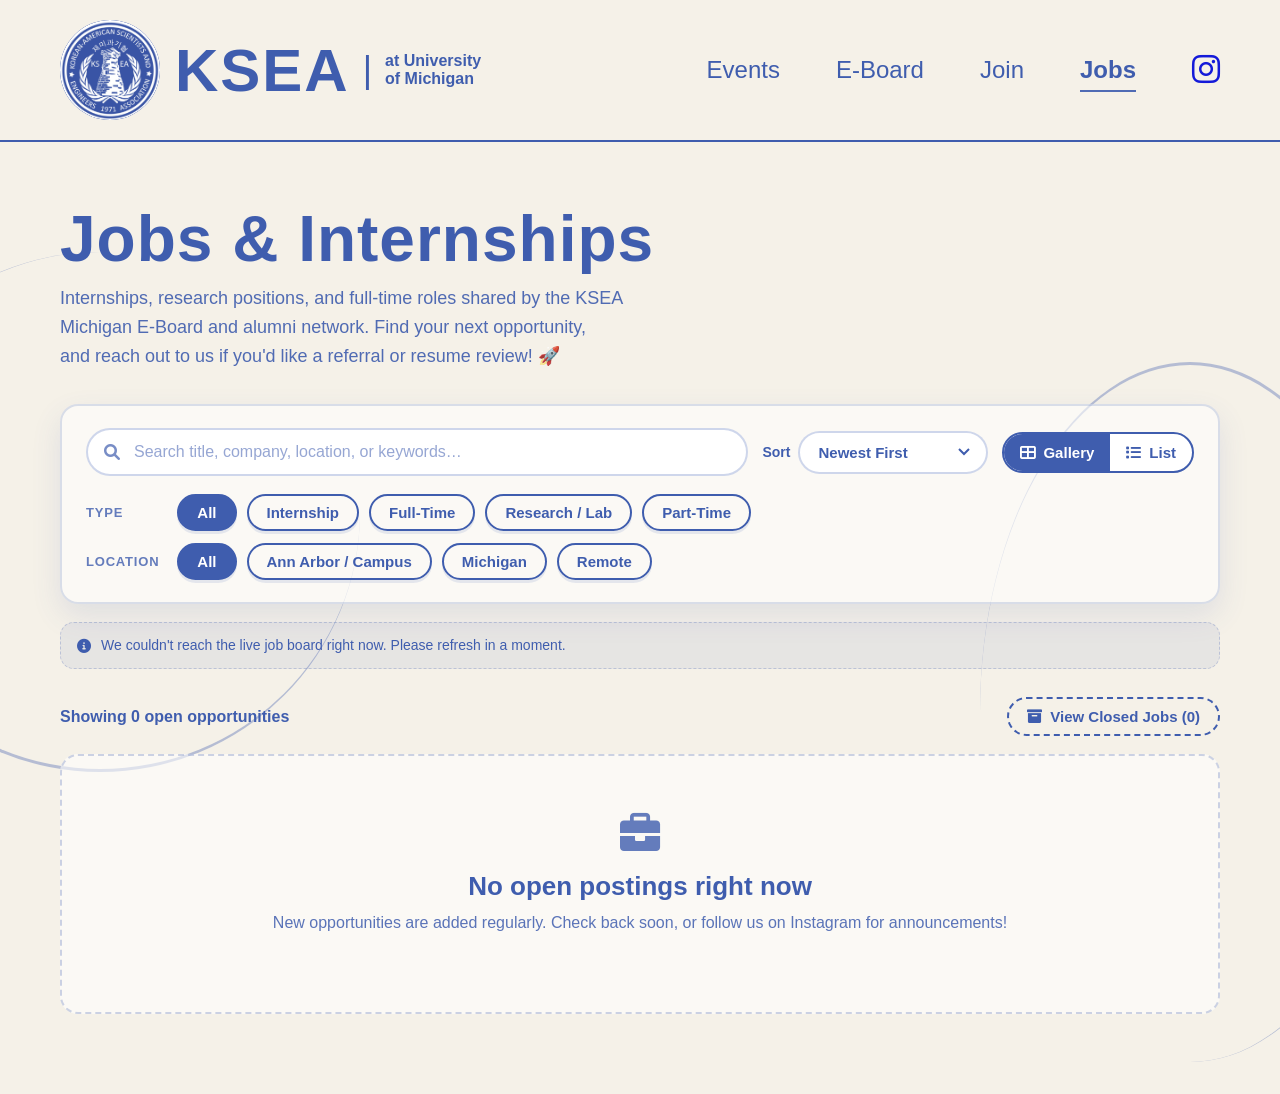
<file: jobs/jobs.html>
<!DOCTYPE html>
<html lang="en">
<head>
  <link rel="stylesheet" href="https://cdnjs.cloudflare.com/ajax/libs/font-awesome/6.0.0/css/all.min.css">
  <meta charset="UTF-8" />
  <meta name="viewport" content="width=device-width, initial-scale=1.0" />
  <title>KSEA - University of Michigan | Jobs &amp; Internships</title>
  <meta name="description" content="Jobs, internships, and research opportunities curated by KSEA at the University of Michigan." />
  <link rel="stylesheet" href="jobs.css" />
</head>

<body>
  <!-- Header -->
  <header>
    <a href="../main/main.html" class="logo-link" aria-label="Go to home page">
      <div class="logo-container">
        <div class="logo-circle">
          <img src="../images/ksea_logo.jpg" alt="ksea logo">
        </div>
        <div class="logo-text">
          <span class="ksea">KSEA</span>
          <span class="divider"> | </span>
          <span class="university">at University<br>of Michigan</span>
        </div>
      </div>
    </a>
    <nav>
      <a href="../events/events.html">Events</a>
      <a href="../eboard/eboard.html">E-Board</a>
      <a href="../join/join.html">Join</a>
      <a class="active" href="../jobs/jobs.html" aria-current="page">Jobs</a>
      <a href="https://www.instagram.com/ksea.michigan/" target="_blank" rel="noopener noreferrer" class="instagram-link" aria-label="KSEA Michigan on Instagram">
        <i class="fab fa-instagram"></i>
      </a>
    </nav>
  </header>

  <div class="page">
    <div class="curve-1"></div>
    <div class="curve-2"></div>

    <main class="content">
      <!-- Hero -->
      <section class="jobs-hero">
        <h1 class="page-title">Jobs &amp; Internships</h1>
        <p class="page-subtitle">
          Internships, research positions, and full-time roles shared by the KSEA Michigan E-Board and alumni network.
          Find your next opportunity, and reach out to us if you'd like a referral or resume review! 🚀
        </p>
      </section>

      <!-- Controls -->
      <section class="controls" aria-label="Search and filter opportunities">
        <div class="controls-top">
          <div class="search-wrap">
            <i class="fas fa-search" aria-hidden="true"></i>
            <label for="searchInput" class="sr-only">Search jobs</label>
            <input id="searchInput" class="search-input" type="search" autocomplete="off"
                   placeholder="Search title, company, location, or keywords…" />
            <button id="searchClear" class="search-clear" type="button" aria-label="Clear search">
              <i class="fas fa-times" aria-hidden="true"></i>
            </button>
          </div>

          <div class="select-wrap">
            <label for="sortSelect">Sort</label>
            <select id="sortSelect" class="control-select">
              <option value="newest">Newest First</option>
              <option value="deadline">Deadline Soonest</option>
              <option value="company">Company (A–Z)</option>
            </select>
          </div>

          <div class="view-switch" role="group" aria-label="Layout">
            <button class="view-btn" type="button" data-view="gallery" aria-pressed="true">
              <i class="fas fa-th-large" aria-hidden="true"></i> Gallery
            </button>
            <button class="view-btn" type="button" data-view="list" aria-pressed="false">
              <i class="fas fa-list" aria-hidden="true"></i> List
            </button>
          </div>
        </div>

        <div class="filter-groups">
          <span class="filter-label" id="typeLabel">Type</span>
          <div class="pill-group" role="group" aria-labelledby="typeLabel" id="typeFilters">
            <button class="pill" type="button" data-type="All" aria-pressed="true">All</button>
            <button class="pill" type="button" data-type="Internship" aria-pressed="false">Internship</button>
            <button class="pill" type="button" data-type="Full-Time" aria-pressed="false">Full-Time</button>
            <button class="pill" type="button" data-type="Research / Lab" aria-pressed="false">Research / Lab</button>
            <button class="pill" type="button" data-type="Part-Time" aria-pressed="false">Part-Time</button>
          </div>

          <span class="filter-label" id="locLabel">Location</span>
          <div class="pill-group" role="group" aria-labelledby="locLabel" id="locationFilters">
            <button class="pill" type="button" data-location="All" aria-pressed="true">All</button>
            <button class="pill" type="button" data-location="Ann Arbor" aria-pressed="false">Ann Arbor / Campus</button>
            <button class="pill" type="button" data-location="Michigan" aria-pressed="false">Michigan</button>
            <button class="pill" type="button" data-location="Remote" aria-pressed="false">Remote</button>
          </div>
        </div>
      </section>

      <div id="sourceNotice" class="source-notice" hidden>
        <i class="fas fa-info-circle" aria-hidden="true"></i>
        <span id="sourceNoticeText"></span>
      </div>

      <!-- Status bar -->
      <div class="status-bar">
        <p class="result-count" id="resultCount" aria-live="polite">Loading opportunities…</p>
        <button id="closedToggle" class="closed-toggle" type="button" aria-pressed="false">
          <i class="fas fa-archive" aria-hidden="true"></i>
          <span id="closedToggleText">View Closed Jobs (0)</span>
        </button>
      </div>

      <div id="archiveBanner" class="archive-banner" hidden>
        <i class="fas fa-archive" aria-hidden="true"></i>
        <span>You're viewing <strong>closed</strong> postings for reference. These are no longer accepting applications.</span>
      </div>

      <!-- Results -->
      <section id="results" aria-live="polite" aria-busy="true">
        <!-- Loading skeleton (replaced by JS) -->
        <div class="skeleton-grid" aria-hidden="true">
          <div class="skeleton-card"><div class="sk sk-badge"></div><div class="sk sk-title"></div><div class="sk sk-line"></div><div class="sk sk-block"></div></div>
          <div class="skeleton-card"><div class="sk sk-badge"></div><div class="sk sk-title"></div><div class="sk sk-line"></div><div class="sk sk-block"></div></div>
          <div class="skeleton-card"><div class="sk sk-badge"></div><div class="sk sk-title"></div><div class="sk sk-line"></div><div class="sk sk-block"></div></div>
        </div>
        <p class="loading-text">Loading the latest postings…</p>
      </section>
    </main>
  </div>

  <!-- Job details modal -->
  <dialog id="jobModal" class="job-modal" aria-labelledby="modalTitle">
    <div class="modal-header">
      <div class="card-badges" id="modalBadges"></div>
      <h2 class="modal-title" id="modalTitle"></h2>
      <p class="modal-company" id="modalCompany"></p>
      <button class="modal-close" type="button" id="modalClose" aria-label="Close details">
        <i class="fas fa-times" aria-hidden="true"></i>
      </button>
    </div>
    <div class="modal-body">
      <div class="modal-facts" id="modalFacts"></div>
      <div id="modalSections"></div>
    </div>
    <div class="modal-footer" id="modalFooter"></div>
  </dialog>

  <script src="jobs.js"></script>
</body>
</html>
</file>
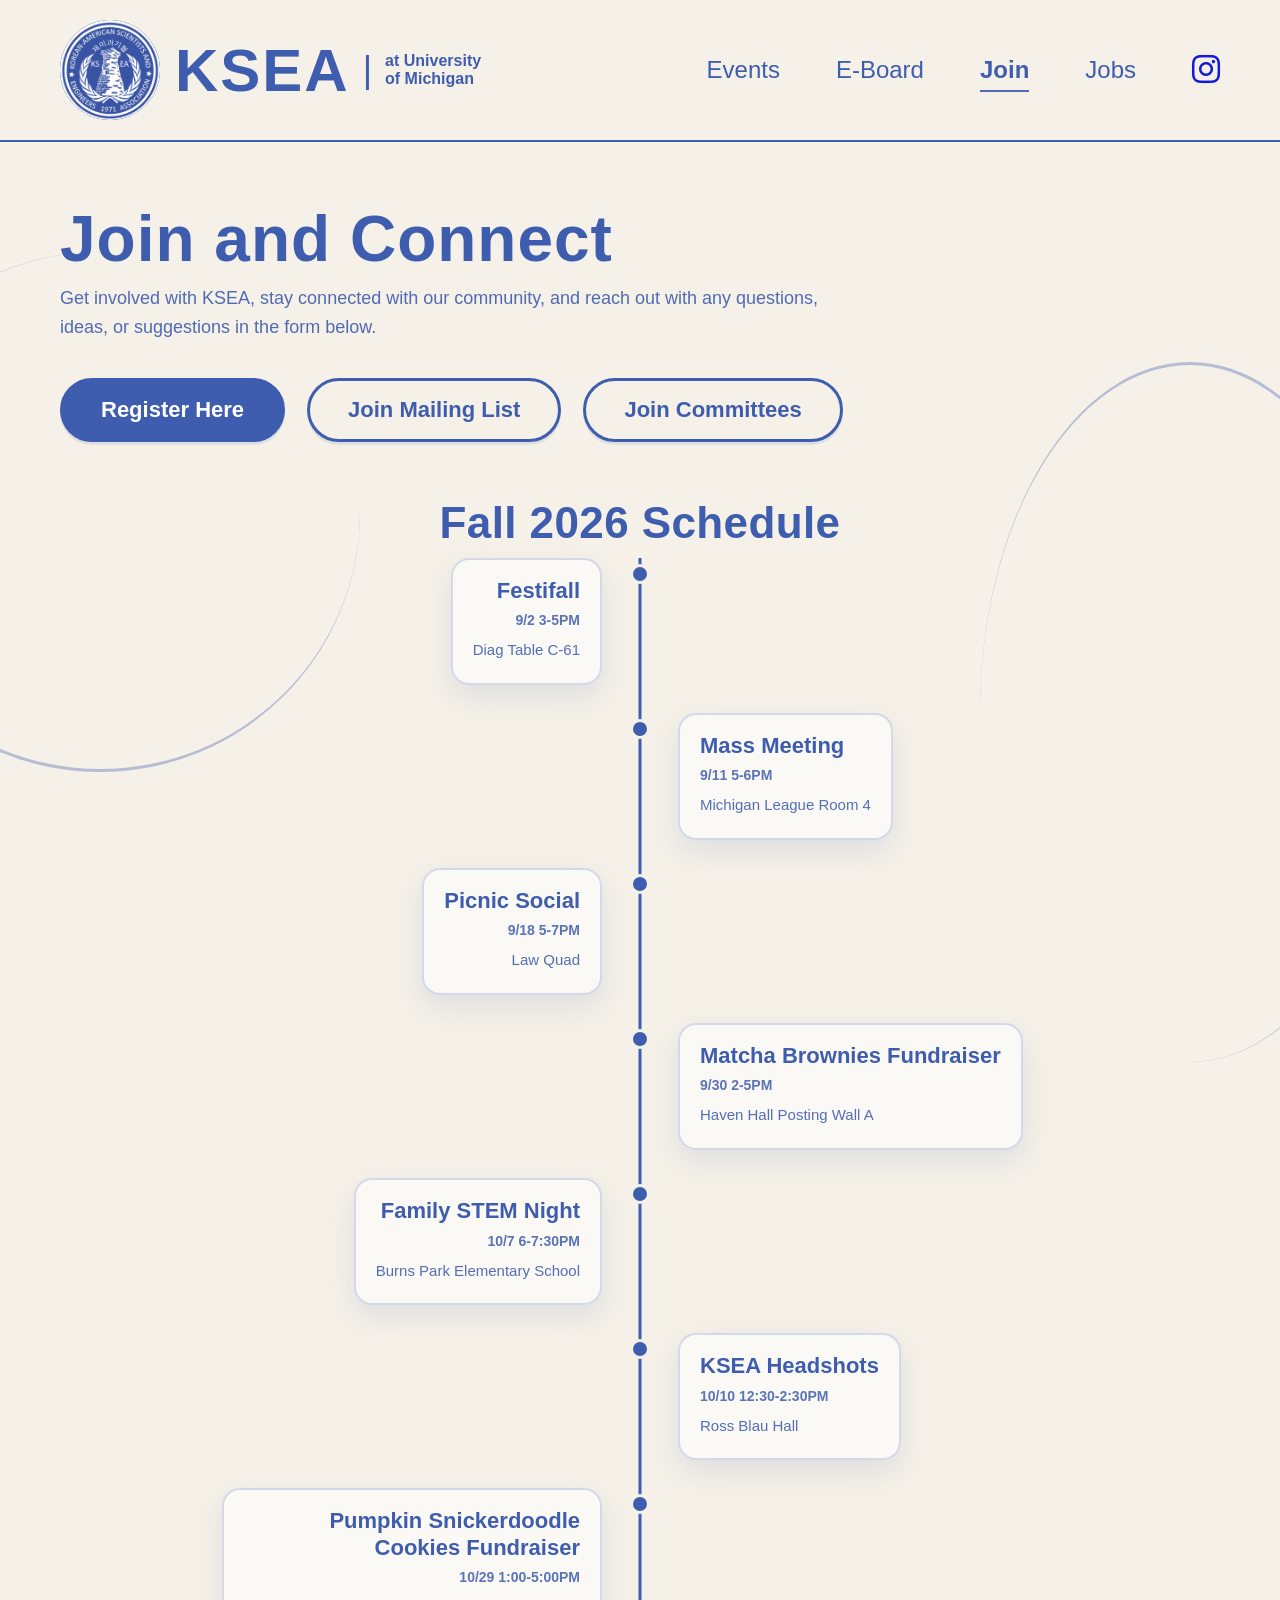
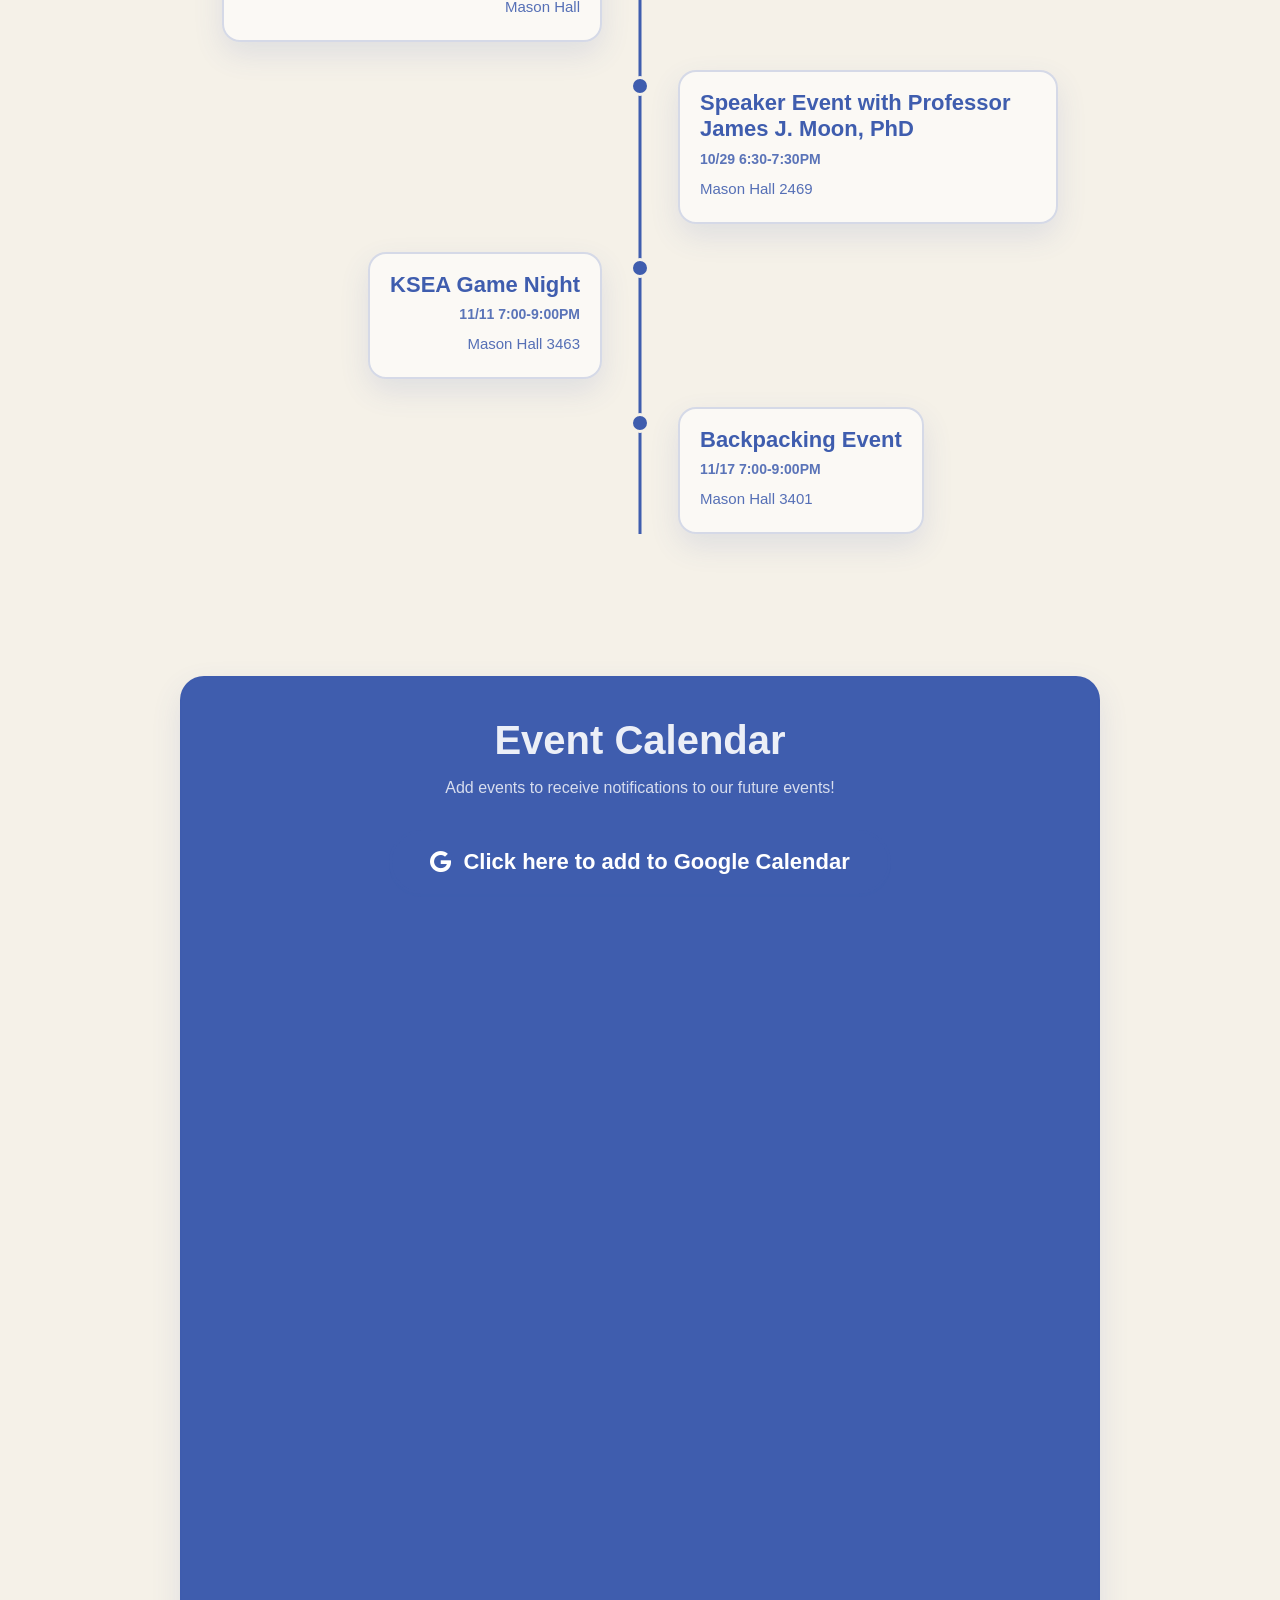
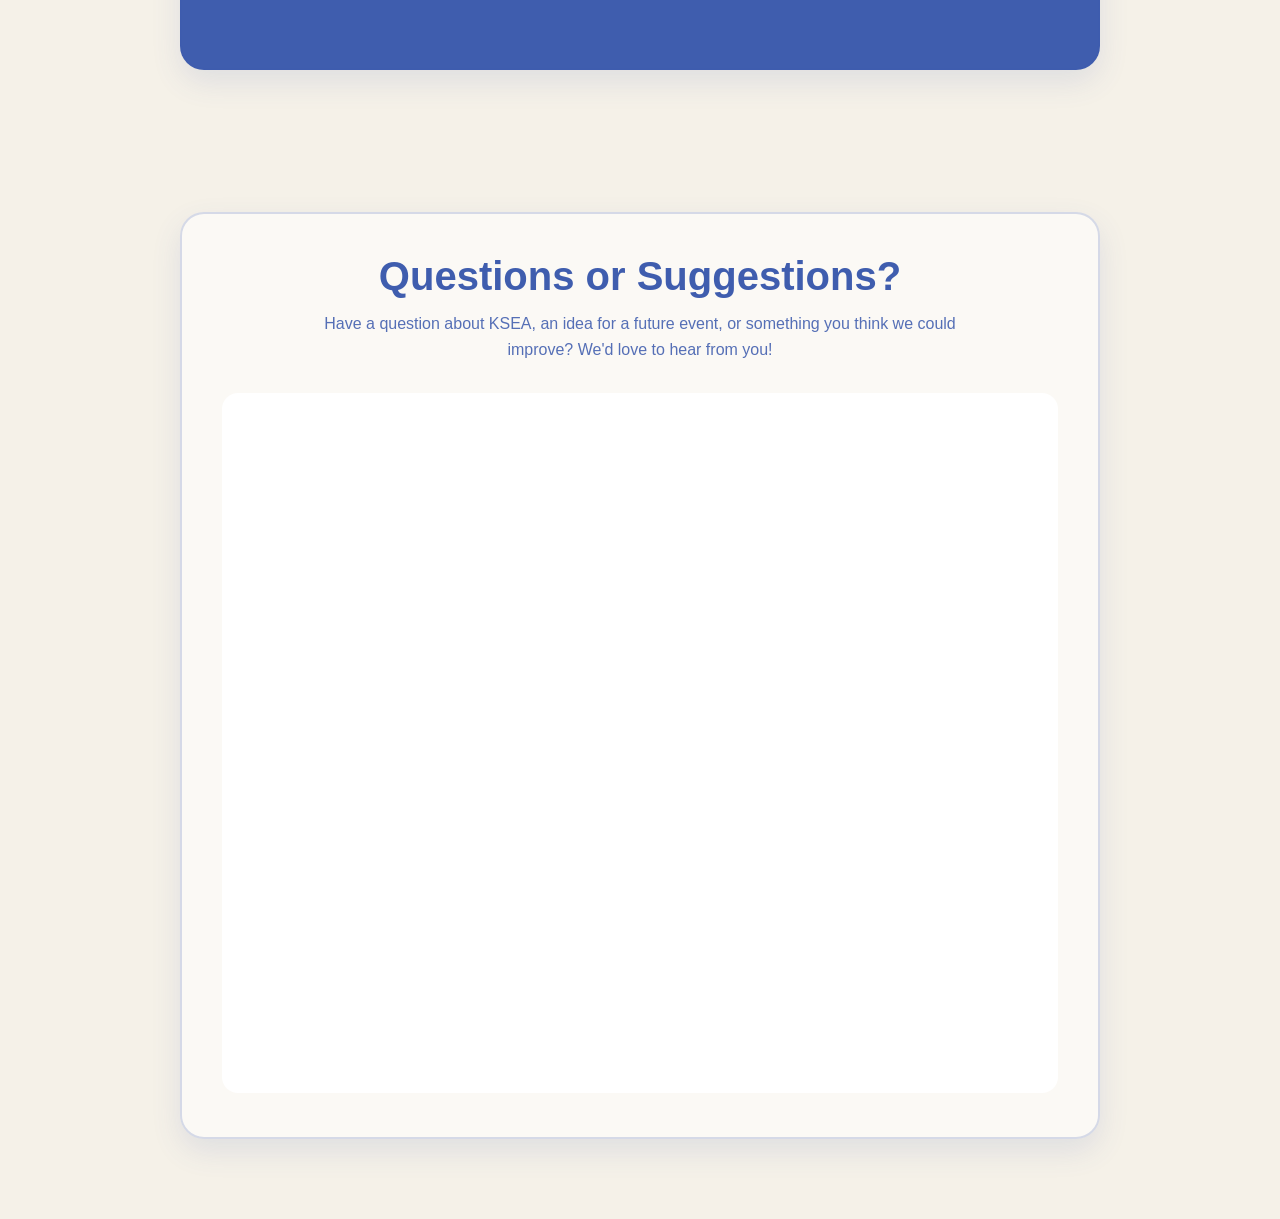
<file: join/join.html>
<!DOCTYPE html>
<html lang="en">
<head>
  <link rel="stylesheet" href="https://cdnjs.cloudflare.com/ajax/libs/font-awesome/6.0.0/css/all.min.css">
  <meta charset="UTF-8" />
  <meta name="viewport" content="width=device-width, initial-scale=1.0" />
  <title>KSEA - University of Michigan | Join & Connect</title>

  <style>
    * { margin: 0; padding: 0; box-sizing: border-box; }

    :root {
      --bg: #F5F1E8;
      --primary: #3F5DAE;
      --primary-dark: #3d4d7a;
      --white: #ffffff;
      --border-soft: rgba(63,93,174,0.20);
      --border-soft-2: rgba(63,93,174,0.25);
    }

    body {
      font-family: 'Segoe UI', Tahoma, Geneva, Verdana, sans-serif;
      background-color: var(--bg);
      overflow-x: hidden;
      color: var(--primary);
    }

    header {
      display: flex;
      justify-content: space-between;
      align-items: center;
      padding: 20px 60px;
      background-color: var(--bg);
      border-bottom: 2px solid var(--primary);
    }

    .logo-container { display: flex; align-items: center; gap: 15px; }
    .logo-circle {
      width: 100px;
      height: 100px;
      background-color: var(--primary);
      border-radius: 60%;
      display: flex;
      align-items: center;
      justify-content: center;
      overflow: hidden;
    }
    .logo-link,
    .logo-link:visited,
    .logo-link:hover,
    .logo-link:active {
      text-decoration: none;
      color: inherit;
    }

    .logo-text { display: flex; flex-direction: row; align-items: center; gap: 8px; }
    .logo-text .ksea {
      font-size: 60px;
      font-weight: 900;
      color: var(--primary);
      letter-spacing: 2px;
    }
    .logo-text .divider {
      font-size: 36px;
      color: var(--primary);
      font-weight: 100;
      margin: 0 5px;
    }
    .logo-text .university {
      font-size: 16px;
      color: var(--primary);
      font-weight: 600;
    }

    nav { display: flex; gap: 100px; align-items: center; }
    nav a {
      text-decoration: none;
      color: var(--primary);
      font-size: 24px;
      font-weight: 200;
      transition: color 0.3s;
    }
    nav a:hover { color: var(--primary-dark); }

    nav a.active {
      font-weight: 600;
      position: relative;
    }
    nav a.active::after {
      content: "";
      position: absolute;
      left: 0;
      bottom: -8px;
      width: 100%;
      height: 2px;
      background: var(--primary);
      opacity: 0.9;
    }

    .page {
      position: relative;
      padding: 60px 60px 80px;
    }

    .curve-1, .curve-2 {
      position: absolute;
      border: 3px solid var(--primary);
      border-radius: 50%;
      pointer-events: none;
      opacity: 0.35;
    }
    .curve-1 {
      width: 520px;
      height: 520px;
      left: -160px;
      top: 110px;
      border-top: none;
      border-right: none;
    }
    .curve-2 {
      width: 420px;
      height: 700px;
      right: -120px;
      top: 220px;
      border-bottom: none;
      border-left: none;
    }

    .join-hero {
      position: relative;
      z-index: 2;
      max-width: 900px;
    }

    .page-title {
      font-size: 64px;
      font-weight: 900;
      letter-spacing: 1px;
      margin-bottom: 8px;
    }

    .page-subtitle {
      font-size: 18px;
      font-weight: 400;
      opacity: 0.9;
      max-width: 760px;
      line-height: 1.6;
      margin-bottom: 8px;
    }

    .pill-row {
      display: flex;
      gap: 22px;
      align-items: center;
      margin-top: 36px;
      flex-wrap: wrap;
    }

    a.pill,
    a.pill:visited {
      display: inline-flex;
      align-items: center;
      justify-content: center;
      text-align: center;
      text-decoration: none;
      border: 3px solid var(--primary);
      background: transparent;
      color: var(--primary);
      padding: 16px 38px;
      border-radius: 999px;
      font-weight: 900;
      cursor: pointer;
      transition: transform 0.15s, background 0.2s, color 0.2s, box-shadow 0.2s;
      font-size: 22px;
      user-select: none;
      box-shadow: 0 3px 0 rgba(63,93,174,0.12);
    }
    a.pill:hover {
      transform: translateY(-1px);
      color: var(--primary);
    }
    a.pill:active {
      transform: translateY(2px) scale(0.98);
      box-shadow: 0 0 0 rgba(0,0,0,0);
    }

    a.pill.active,
    a.pill.active:visited {
      background: var(--primary);
      color: var(--white);
    }
    a.pill.active:hover {
      color: var(--white);
    }

    .join-timeline-section {
      position: relative;
      z-index: 2;
      margin-top: 56px;
      max-width: 920px;
      margin-left: auto;
      margin-right: auto;
    }

    .timeline-section-title {
      font-size: 44px;
      font-weight: 900;
      letter-spacing: 0.4px;
      margin-bottom: 10px;
      text-align: center;
    }

    .timeline-section-intro {
      font-size: 16px;
      line-height: 1.65;
      opacity: 0.88;
      margin-bottom: 28px;
      margin-left: auto;
      margin-right: auto;
      max-width: 640px;
      text-align: center;
    }

    .timeline {
      list-style: none;
      position: relative;
      padding: 0;
      margin: 0;
    }

    .timeline::before {
      content: "";
      position: absolute;
      left: 50%;
      top: 0;
      bottom: 0;
      width: 3px;
      background: var(--primary);
      transform: translateX(-50%);
      z-index: 0;
    }

    .timeline-item {
      position: relative;
      z-index: 1;
      display: grid;
      grid-template-columns: minmax(0, 1fr) 36px minmax(0, 1fr);
      gap: 0 20px;
      align-items: start;
      padding-bottom: 28px;
    }

    .timeline-item:last-child {
      padding-bottom: 0;
    }

    .timeline-item::before {
      content: "";
      grid-column: 2;
      grid-row: 1;
      justify-self: center;
      margin-top: 6px;
      width: 14px;
      height: 14px;
      border-radius: 50%;
      background: var(--primary);
      border: 3px solid var(--bg);
      box-sizing: content-box;
      z-index: 2;
    }

    .timeline-item:nth-child(odd) .timeline-card {
      grid-column: 1;
      grid-row: 1;
      justify-self: end;
      max-width: min(100%, 380px);
      text-align: right;
    }

    .timeline-item:nth-child(even) .timeline-card {
      grid-column: 3;
      grid-row: 1;
      justify-self: start;
      max-width: min(100%, 380px);
      text-align: left;
    }

    .timeline-card {
      background: rgba(255,255,255,0.55);
      border: 2px solid var(--border-soft);
      border-radius: 18px;
      padding: 18px 20px 20px;
      box-shadow: 0 12px 30px rgba(63,93,174,0.12);
    }

    .timeline-card h3 {
      font-size: 22px;
      font-weight: 900;
      margin-bottom: 8px;
      line-height: 1.2;
    }

    .timeline-card .timeline-meta {
      font-size: 14px;
      font-weight: 700;
      opacity: 0.85;
      margin-bottom: 10px;
    }

    .timeline-card p {
      font-size: 15px;
      line-height: 1.65;
      opacity: 0.88;
    }

    /* Keep 5 nav links from overflowing on mid-size screens */
    @media (max-width: 1280px) { nav { gap: 56px; } }

    @media (max-width: 1024px) {
      header { padding: 20px 30px; }
      .page { padding: 50px 30px 70px; }
      .page-title { font-size: 52px; }
      nav { gap: 40px; }
      .curve-1, .curve-2 { display: none; }
    }

    @media (max-width: 768px) {
      /* Header */
      header {
        flex-direction: column;
        padding: 16px 20px;
        gap: 14px;
      }

      .logo-circle {
        width: 64px;
        height: 64px;
      }

      .logo-circle img {
        width: 64px !important;
        height: 64px !important;
      }

      .logo-text .ksea { font-size: 36px; }
      .logo-text .university { font-size: 13px; }
      .logo-text .divider { font-size: 24px; }

      nav {
        gap: 18px;
        flex-wrap: wrap;
        justify-content: center;
      }
      nav a { font-size: 18px; }

      /* Page */
      .page { padding: 36px 20px 60px; }

      /* Hero */
      .join-hero {
        margin-left: auto;
        margin-right: auto;
        text-align: center;
      }

      .page-title {
        font-size: 40px;
        text-align: center;
      }

      .page-subtitle {
        font-size: 15px;
        text-align: center;
        margin-left: auto;
        margin-right: auto;
      }

      /* Pills */
      .pill-row {
        justify-content: center;
        gap: 12px;
        margin-top: 24px;
      }

      a.pill {
        font-size: 16px;
        padding: 12px 22px;
        border-width: 2px;
      }

      /* Timeline */
      .join-timeline-section {
        margin-top: 40px;
        margin-left: auto;
        margin-right: auto;
      }

      .timeline-section-title {
        font-size: 32px;
        text-align: center;
      }

      .timeline-section-intro {
        font-size: 14px;
      }

      /* Collapse timeline to left-rail style */
      .timeline::before {
        left: 18px;
        transform: none;
      }

      .timeline-item {
        grid-template-columns: 36px 1fr;
        grid-template-rows: auto;
        gap: 0 14px;
        padding-bottom: 24px;
      }

      .timeline-item::before {
        grid-column: 1;
        grid-row: 1;
        justify-self: center;
        margin-top: 6px;
        margin-bottom: 0;
      }

      .timeline-item:nth-child(odd) .timeline-card,
      .timeline-item:nth-child(even) .timeline-card {
        grid-column: 2;
        grid-row: 1;
        justify-self: stretch;
        max-width: none;
        text-align: left;
      }

      .timeline-card { padding: 14px 16px 16px; }
      .timeline-card h3 { font-size: 18px; }
      .timeline-card p { font-size: 14px; }
      /*Refit Calendar */
    }

    @media (max-width: 420px) {
      .logo-text .ksea { font-size: 28px; }
      nav a { font-size: 16px; }
      nav { gap: 14px; }
      .page-title { font-size: 34px; }
      a.pill { font-size: 14px; padding: 10px 18px; }
    }
    /* Event Calendar */

    .calendar-section{
      position: relative;
      z-index: 2;
      max-width: 920px;
      margin: 70px auto 0;
    }

    .calendar-card {
      background: #3F5DAE;
      border: 2px solid var(--border-soft);
      border-radius: 24px;
      padding: 40px;
      box-shadow: 0 12px 30px rgba(63, 93, 174, 0.12);
      text-align: center;
    }

    .calendar-card h2 {
      font-size: 40px;
      font-weight: 900;
      margin-bottom: 12px;
      color:rgba(255, 255, 255, 0.9);
    }

    .calendar-intro {
      font-size: 16px;
      line-height: 1.6;
      opacity: 0.88;
      max-width: 650px;
      margin: 0 auto 30px;
      color:rgba(255, 255, 255, 0.9);
    }

    .calendar-add {
      margin-bottom: 30px;
      font-size: 18px;
      padding: 12px 28px;
    }
    @media(max-width:768px)
    {
      .calendar-section { margin-top: 50px; }
      .calendar-card { padding: 25px 15px; }
      .calendar-card h2 { font-size: 30px; }
      .calendar-intro { font-size: 14px; }
      .calendar-add { font-size: 14px; padding: 10px 18px; }
      .calendar-frame iframe { height: 500px; }
    }

    /* Questions & Suggestions */

.inquiries-section {
  position: relative;
  z-index: 2;
  max-width: 920px;
  margin: 70px auto 0;
}

.inquiries-card {
  background: rgba(255, 255, 255, 0.55);
  border: 2px solid var(--border-soft);
  border-radius: 24px;
  padding: 40px;
  box-shadow: 0 12px 30px rgba(63, 93, 174, 0.12);
  text-align: center;
}

.inquiries-card h2 {
  font-size: 40px;
  font-weight: 900;
  margin-bottom: 12px;
}

.inquiries-intro {
  font-size: 16px;
  line-height: 1.6;
  opacity: 0.88;
  max-width: 650px;
  margin: 0 auto 30px;
}

.inquiries-card iframe {
  border-radius: 16px;
  background: white;
}

@media (max-width: 768px) {

  .inquiries-section {
    margin-top: 50px;
  }

  .inquiries-card {
    padding: 25px 15px;
  }

  .inquiries-card h2 {
    font-size: 30px;
  }

  .inquiries-intro {
    font-size: 14px;
  }
}
  </style>
</head>
<body>
  <header>
    <a href="../main/main.html" class="logo-link">
      <div class="logo-container">
        <div class="logo-circle">
          <img src="../images/ksea_logo.jpg" alt="ksea logo"
            style="width:100px;height:100px;border-radius:50%;object-fit:contain;">
        </div>
        <div class="logo-text">
          <span class="ksea">KSEA</span>
          <span class="divider"> | </span>
          <span class="university">at University<br>of Michigan</span>
        </div>
      </div>
    </a>
    <nav>
      <a href="../events/events.html">Events</a>
      <a href="../eboard/eboard.html">E-Board</a>
      <a class="active" href="../join/join.html">Join</a>
      <a href="../jobs/jobs.html">Jobs</a>
      <a href="https://www.instagram.com/ksea.michigan/" target="_blank" rel="noopener noreferrer" class="instagram-link">
        <i class="fab fa-instagram" style="font-size: 32px; color: #141ad9;"></i>
      </a>
    </nav>
  </header>

  <div class="page">
    <div class="curve-1"></div>
    <div class="curve-2"></div>

    <div class="join-hero">
      <h1 class="page-title">Join and Connect</h1>
      <p class="page-subtitle">
  Get involved with KSEA, stay connected with our community, and reach out with any questions, ideas, or suggestions in the form below.
</p>
      </p>

      <div class="pill-row">
        <a class="pill active" href="https://docs.google.com/document/d/17PS8A_nC7hTJBHWRYa7Udsc_qJP3tyTPPqJ4xg7oblg/edit?tab=t.0" target=_blank>Register Here </a>
        <a class="pill" href="https://docs.google.com/forms/d/e/1FAIpQLSf4JxgSXYvr5oht6xfILlnvEjJOuKS9Sk-9h_yLDouAYUWXGg/viewform" target=_blank>Join Mailing List</a>
        <a class="pill" href="https://docs.google.com/forms/d/e/1FAIpQLSe34HBOFmsNe5A6alaUxjkiofcgsheGiVcoQRDKJa3T3cUZxA/viewform" target=_blank>Join Committees</a>
      </div>
    </div>

    <section class="join-timeline-section" aria-labelledby="rush-heading">
      <h2 id="rush-heading" class="timeline-section-title">Fall 2026 Schedule</h2>

      <ol class="timeline">
  <li class="timeline-item">
    <div class="timeline-card">
      <h3>Festifall</h3>
      <div class="timeline-meta">9/2 3-5PM</div>
      <p>
        Diag Table C-61
      </p>
    </div>
  </li>

  <li class="timeline-item">
    <div class="timeline-card">
      <h3>Mass Meeting</h3>
      <div class="timeline-meta">9/11 5-6PM</div>
      <p>
        Michigan League Room 4
      </p>
    </div>
  </li>

  <li class="timeline-item">
    <div class="timeline-card">
      <h3>Picnic Social</h3>
      <div class="timeline-meta">9/18 5-7PM</div>
      <p>
        Law Quad
      </p>
    </div>
  </li>

   <li class="timeline-item">
    <div class="timeline-card">
      <h3>Matcha Brownies Fundraiser</h3>
      <div class="timeline-meta">9/30 2-5PM</div>
      <p>
        Haven Hall Posting Wall A
      </p>
    </div>
  </li>

  <li class="timeline-item">
    <div class="timeline-card">
      <h3>Family STEM Night</h3>
      <div class="timeline-meta">10/7 6-7:30PM</div>
      <p>
        Burns Park Elementary School
      </p>
    </div>
  </li>

  <li class="timeline-item">
    <div class="timeline-card">
      <h3>KSEA Headshots</h3>
      <div class="timeline-meta">10/10 12:30-2:30PM</div>
      <p>
        Ross Blau Hall
      </p>
    </div>
  </li>

  <li class="timeline-item">
    <div class="timeline-card">
      <h3>Pumpkin Snickerdoodle Cookies Fundraiser</h3>
      <div class="timeline-meta">10/29 1:00-5:00PM</div>
      <p>
        Mason Hall
      </p>
    </div>
  </li>

  <li class="timeline-item">
    <div class="timeline-card">
      <h3>Speaker Event with Professor James J. Moon, PhD</h3>
      <div class="timeline-meta">10/29 6:30-7:30PM</div>
      <p>
        Mason Hall 2469
      </p>
    </div>
  </li>

  <li class="timeline-item">
    <div class="timeline-card">
      <h3>KSEA Game Night</h3>
      <div class="timeline-meta">11/11 7:00-9:00PM</div>
      <p>
        Mason Hall 3463
      </p>
    </div>
  </li>

  <li class="timeline-item">
    <div class="timeline-card">
      <h3>Backpacking Event</h3>
      <div class="timeline-meta">11/17 7:00-9:00PM</div>
      <p>
        Mason Hall 3401
      </p>
    </div>
  </li>

</ol>
</section>

<br><br><br><br>
<section class="calendar-section">
  <div class="calendar-card">
    <h2>Event Calendar</h2>
    <p class="calendar-intro">
      Add events to receive notifications to our future events!
    </p>
    <a class="pill active calendar-add"
       href="https://calendar.google.com/calendar/r?cid=Y18wYjA2ODgzNzIxMDQ0YzFiOWZhNmU3NWY1Y2U4ZTQzYTM3MzIwMGVkMmRhYzMxYWZmMTc3MThkZDIzOGQ1MjVlQGdyb3VwLmNhbGVuZGFyLmdvb2dsZS5jb20"
       target="_blank" rel="noopener noreferrer">
      <i class="fab fa-google"></i>&nbsp; Click here to add to Google Calendar
    </a>

    <iframe
      src="https://calendar.google.com/calendar/embed?src=c_0b06883721044c1b9fa6e75f5ce8e43a373200ed2dac31aff17718dd238d525e%40group.calendar.google.com&ctz=America%2FNew_York"
      width="100%"
      height="700"
      frameborder="0"
      marginheight="0"
      marginwidth="0">
      Loading…
    </iframe>
  </div>
</section>

<br><br><br><br>
<section class="inquiries-section">
  <div class="inquiries-card">

    <h2>Questions or Suggestions?</h2>

    <p class="inquiries-intro">
      Have a question about KSEA, an idea for a future event, or something
      you think we could improve? We'd love to hear from you!
    </p>

    <iframe
      src="https://docs.google.com/forms/d/e/1FAIpQLSewQchgIe05yNk2mxuzagjNbUwgtF66hec6dVKv2wqdnOOWqA/viewform?usp=header"
      width="100%"
      height="700"
      frameborder="0"
      marginheight="0"
      marginwidth="0">
      Loading…
    </iframe>

  </div>
</section>
  </div>
</body>
</html>
</file>
<file: jobs/jobs.css>
* { margin: 0; padding: 0; box-sizing: border-box; }

:root {
  --bg: #F5F1E8;
  --primary: #3F5DAE;
  --primary-dark: #3d4d7a;
  --white: #ffffff;
  --border-soft: rgba(63,93,174,0.20);
  --border-soft-2: rgba(63,93,174,0.25);
  --card-bg: rgba(255,255,255,0.55);
  --card-border: rgba(63,93,174,0.18);
  --card-shadow: 0 12px 30px rgba(63,93,174,0.12);
  --card-shadow-hover: 0 16px 40px rgba(63,93,174,0.18);
  --tint: rgba(63,93,174,0.08);
  --muted: #8a8f9e;
  --urgent: #c2410c;
}

body {
  font-family: 'Segoe UI', Tahoma, Geneva, Verdana, sans-serif;
  background-color: var(--bg);
  overflow-x: hidden;
  color: var(--primary);
}

body.modal-open { overflow: hidden; }

.sr-only {
  position: absolute !important;
  width: 1px; height: 1px;
  padding: 0; margin: -1px;
  overflow: hidden; clip: rect(0,0,0,0);
  white-space: nowrap; border: 0;
}

/* ---------- Header (identical to other pages) ---------- */
header {
  display: flex;
  justify-content: space-between;
  align-items: center;
  padding: 20px 60px;
  background-color: var(--bg);
  border-bottom: 2px solid var(--primary);
}

.logo-container { display: flex; align-items: center; gap: 15px; }
.logo-circle {
  width: 100px; height: 100px;
  background-color: var(--primary);
  border-radius: 60%;
  display: flex; align-items: center; justify-content: center;
  overflow: hidden;
}
.logo-circle img {
  width: 100px; height: 100px;
  border-radius: 50%;
  object-fit: contain;
}
.logo-link,
.logo-link:visited,
.logo-link:hover,
.logo-link:active { text-decoration: none; color: inherit; }

.logo-text { display: flex; flex-direction: row; align-items: center; gap: 8px; }
.logo-text .ksea { font-size: 60px; font-weight: 900; color: var(--primary); letter-spacing: 2px; }
.logo-text .divider { font-size: 36px; color: var(--primary); font-weight: 100; margin: 0 5px; }
.logo-text .university { font-size: 16px; color: var(--primary); font-weight: 600; }

nav { display: flex; gap: 100px; align-items: center; }
nav a {
  text-decoration: none;
  color: var(--primary);
  font-size: 24px;
  font-weight: 200;
  transition: color .3s;
}
nav a:hover { color: var(--primary-dark); }
nav a.active { font-weight: 600; position: relative; }
nav a.active::after {
  content: "";
  position: absolute;
  left: 0; bottom: -8px;
  width: 100%; height: 2px;
  background: var(--primary);
  opacity: .9;
}
.instagram-link i { font-size: 32px; color: #141ad9; }

/* ---------- Page + decorative curves ---------- */
.page {
  position: relative;
  padding: 60px 60px 80px;
  min-height: calc(100vh - 142px);
  overflow: hidden;
}

.curve-1, .curve-2 {
  position: absolute;
  border: 3px solid var(--primary);
  border-radius: 50%;
  pointer-events: none;
  opacity: .35;
}
.curve-1 {
  width: 520px; height: 520px;
  left: -160px; top: 110px;
  border-top: none; border-right: none;
}
.curve-2 {
  width: 420px; height: 700px;
  right: -120px; top: 220px;
  border-bottom: none; border-left: none;
}

.content { position: relative; z-index: 2; max-width: 1240px; margin: 0 auto; }

/* ---------- Hero ---------- */
.jobs-hero { margin-bottom: 34px; }
.page-title {
  font-size: 64px;
  font-weight: 900;
  letter-spacing: 1px;
  margin-bottom: 8px;
}
.page-subtitle {
  font-size: 18px;
  font-weight: 400;
  opacity: .9;
  max-width: 760px;
  line-height: 1.6;
  text-wrap: balance;
}

/* ---------- Pills (same feel as events/join pills, compact) ---------- */
.pill {
  border: 2px solid var(--primary);
  background: transparent;
  color: var(--primary);
  padding: 8px 18px;
  border-radius: 999px;
  font-family: inherit;
  font-weight: 700;
  font-size: 15px;
  cursor: pointer;
  user-select: none;
  white-space: nowrap;
  box-shadow: 0 3px 0 rgba(63,93,174,0.12);
  transition: transform .15s, background .2s, color .2s, box-shadow .2s;
}
.pill:hover { transform: translateY(-1px); }
.pill:active { transform: translateY(2px) scale(0.98); box-shadow: 0 0 0 rgba(0,0,0,0); }
.pill.active,
.pill[aria-pressed="true"] { background: var(--primary); color: var(--white); }
.pill:focus-visible,
.btn:focus-visible,
.view-btn:focus-visible,
.job-card:focus-visible,
.job-row:focus-visible,
.control-select:focus-visible,
.search-input:focus-visible {
  outline: 3px solid rgba(63,93,174,0.45);
  outline-offset: 3px;
}

/* ---------- Controls panel ---------- */
.controls {
  background: var(--card-bg);
  border: 2px solid var(--card-border);
  border-radius: 18px;
  box-shadow: var(--card-shadow);
  padding: 22px 24px;
  display: flex;
  flex-direction: column;
  gap: 18px;
}

.controls-top {
  display: flex;
  gap: 14px;
  align-items: center;
  flex-wrap: wrap;
}

.search-wrap { position: relative; flex: 1 1 320px; }
.search-wrap > i {
  position: absolute;
  left: 18px; top: 50%;
  transform: translateY(-50%);
  opacity: .7;
  pointer-events: none;
}
.search-input {
  width: 100%;
  font-family: inherit;
  font-size: 16px;
  color: var(--primary);
  background: var(--white);
  border: 2px solid var(--border-soft-2);
  border-radius: 999px;
  padding: 13px 44px 13px 46px;
  transition: border-color .2s;
}
.search-input::placeholder { color: rgba(63,93,174,0.55); }
.search-input:focus { border-color: var(--primary); outline: none; }
.search-input::-webkit-search-cancel-button { display: none; }
.search-clear {
  position: absolute;
  right: 10px; top: 50%;
  transform: translateY(-50%);
  border: none;
  background: var(--tint);
  color: var(--primary);
  width: 28px; height: 28px;
  border-radius: 50%;
  cursor: pointer;
  display: none;
}
.search-clear.show { display: inline-flex; align-items: center; justify-content: center; }

.select-wrap { position: relative; display: flex; align-items: center; gap: 8px; }
.select-wrap label { font-size: 14px; font-weight: 700; white-space: nowrap; }
.control-select {
  appearance: none;
  -webkit-appearance: none;
  font-family: inherit;
  font-size: 15px;
  font-weight: 600;
  color: var(--primary);
  background: var(--white) url("data:image/svg+xml,%3Csvg xmlns='http://www.w3.org/2000/svg' width='12' height='8' viewBox='0 0 12 8'%3E%3Cpath fill='none' stroke='%233F5DAE' stroke-width='2' d='M1 1l5 5 5-5'/%3E%3C/svg%3E") no-repeat right 16px center;
  border: 2px solid var(--border-soft-2);
  border-radius: 999px;
  padding: 11px 42px 11px 18px;
  cursor: pointer;
}
.control-select:focus { border-color: var(--primary); outline: none; }

/* View switcher (segmented) */
.view-switch {
  display: inline-flex;
  border: 2px solid var(--primary);
  border-radius: 999px;
  overflow: hidden;
  background: var(--white);
}
.view-btn {
  border: none;
  background: transparent;
  color: var(--primary);
  font-family: inherit;
  font-weight: 700;
  font-size: 15px;
  padding: 10px 16px;
  cursor: pointer;
  display: inline-flex;
  align-items: center;
  gap: 8px;
  transition: background .2s, color .2s;
}
.view-btn[aria-pressed="true"] { background: var(--primary); color: var(--white); }

.filter-groups {
  display: grid;
  grid-template-columns: auto 1fr;
  gap: 12px 18px;
  align-items: center;
}
.filter-label {
  font-size: 13px;
  font-weight: 800;
  letter-spacing: .8px;
  text-transform: uppercase;
  opacity: .8;
}
.pill-group { display: flex; flex-wrap: wrap; gap: 10px; }

/* ---------- Status bar (count + open/closed toggle) ---------- */
.status-bar {
  display: flex;
  justify-content: space-between;
  align-items: center;
  gap: 14px;
  flex-wrap: wrap;
  margin: 28px 0 18px;
}
.result-count { font-size: 16px; font-weight: 600; }
.result-count strong { font-weight: 900; }

.closed-toggle {
  display: inline-flex;
  align-items: center;
  gap: 8px;
  border: 2px dashed var(--primary);
  background: transparent;
  color: var(--primary);
  font-family: inherit;
  font-weight: 700;
  font-size: 15px;
  padding: 9px 18px;
  border-radius: 999px;
  cursor: pointer;
  transition: background .2s, color .2s, border-style .2s;
}
.closed-toggle:hover { background: var(--tint); }
.closed-toggle.viewing-closed { border-style: solid; background: var(--primary); color: var(--white); }

.archive-banner,
.source-notice {
  display: flex;
  align-items: center;
  gap: 10px;
  border-radius: 14px;
  padding: 12px 16px;
  font-size: 14px;
  line-height: 1.5;
  margin-bottom: 18px;
}
.archive-banner { background: rgba(138,143,158,0.14); color: #555b6b; border: 1px solid rgba(138,143,158,0.35); }
.source-notice { background: var(--tint); border: 1px dashed var(--border-soft-2); margin-top: 18px; margin-bottom: 0; }
[hidden] { display: none !important; }

/* ---------- Badges ---------- */
.badge {
  display: inline-flex;
  align-items: center;
  gap: 6px;
  font-size: 12px;
  font-weight: 800;
  letter-spacing: .4px;
  text-transform: uppercase;
  padding: 5px 11px;
  border-radius: 999px;
  white-space: nowrap;
}
.badge-type { background: var(--primary); color: var(--white); }
.badge-type[data-type="Research / Lab"] { background: #2f7d6b; }
.badge-type[data-type="Full-Time"] { background: var(--primary-dark); }
.badge-type[data-type="Part-Time"] { background: #7a5ea8; }
.badge-cat { background: var(--tint); color: var(--primary); }
.badge-closed { background: #6b7080; color: var(--white); }
.badge-urgent { background: rgba(194,65,12,0.12); color: var(--urgent); }

/* ---------- Buttons ---------- */
.btn {
  display: inline-flex;
  align-items: center;
  justify-content: center;
  gap: 8px;
  font-family: inherit;
  font-weight: 800;
  font-size: 15px;
  border-radius: 999px;
  padding: 10px 20px;
  text-decoration: none;
  cursor: pointer;
  white-space: nowrap;
  border: 2px solid var(--primary);
  transition: transform .15s, box-shadow .2s, background .2s, color .2s;
}
.btn-primary { background: var(--primary); color: var(--white); }
.btn-primary:hover { transform: translateY(-1px); box-shadow: 0 8px 18px rgba(63,93,174,0.28); }
.btn-ghost { background: transparent; color: var(--primary); }
.btn-ghost:hover { background: var(--tint); }
.btn[aria-disabled="true"],
.btn:disabled {
  background: #d9dbe2;
  border-color: #c9ccd5;
  color: #7b8090;
  cursor: not-allowed;
  box-shadow: none;
  transform: none;
}

/* ---------- Gallery view ---------- */
.jobs-grid {
  display: grid;
  grid-template-columns: repeat(3, minmax(0, 1fr));
  gap: 18px;
}

.job-card {
  border-radius: 18px;
  background: var(--card-bg);
  border: 2px solid var(--card-border);
  box-shadow: var(--card-shadow);
  padding: 22px 22px 20px;
  display: flex;
  flex-direction: column;
  gap: 12px;
  cursor: pointer;
  transition: transform .2s ease, box-shadow .2s ease, border-color .2s ease;
}
.job-card:hover {
  transform: translateY(-3px);
  box-shadow: var(--card-shadow-hover);
  border-color: rgba(63,93,174,0.28);
}
.card-badges { display: flex; flex-wrap: wrap; gap: 8px; }
.job-title { font-size: 21px; font-weight: 900; line-height: 1.2; }
.job-company { font-size: 16px; font-weight: 700; opacity: .9; }
.job-meta {
  display: flex;
  flex-direction: column;
  gap: 6px;
  font-size: 14px;
  opacity: .9;
}
.job-meta span { display: inline-flex; align-items: center; gap: 8px; }
.job-meta i { width: 16px; text-align: center; opacity: .8; }
.job-summary {
  font-size: 14.5px;
  line-height: 1.6;
  opacity: .85;
  display: -webkit-box;
  -webkit-line-clamp: 3;
  line-clamp: 3;
  -webkit-box-orient: vertical;
  overflow: hidden;
}
.card-actions {
  margin-top: auto;
  padding-top: 6px;
  display: flex;
  gap: 10px;
  flex-wrap: wrap;
}

/* ---------- List view ---------- */
.jobs-list {
  display: flex;
  flex-direction: column;
  border-radius: 18px;
  background: var(--card-bg);
  border: 2px solid var(--card-border);
  box-shadow: var(--card-shadow);
  overflow: hidden;
}
.list-head,
.job-row {
  display: grid;
  grid-template-columns: minmax(0, 2.4fr) 150px minmax(0, 1.3fr) 150px 130px;
  gap: 16px;
  align-items: center;
  padding: 14px 22px;
}
.list-head {
  font-size: 12px;
  font-weight: 800;
  letter-spacing: .8px;
  text-transform: uppercase;
  background: var(--tint);
  border-bottom: 2px solid var(--card-border);
}
.job-row {
  border-bottom: 1px solid var(--border-soft);
  cursor: pointer;
  transition: background .15s;
}
.job-row:last-child { border-bottom: none; }
.job-row:hover { background: rgba(255,255,255,0.75); }
.row-role .job-title { font-size: 17px; }
.row-title-btn {
  display: block;
  border: none;
  background: none;
  padding: 0;
  text-align: left;
  font-family: inherit;
  font-weight: 900;
  color: var(--primary);
  cursor: pointer;
  line-height: 1.25;
}
.row-title-btn:hover { text-decoration: underline; text-underline-offset: 3px; }
.row-title-btn:focus-visible { outline: 3px solid rgba(63,93,174,0.45); outline-offset: 3px; border-radius: 4px; }
.row-role .job-company { font-size: 14px; font-weight: 600; margin-top: 2px; }
.row-cell { font-size: 14px; }
.row-cell .cell-label { display: none; }
.row-apply { text-align: right; }
.row-apply .btn { padding: 8px 16px; font-size: 14px; }
.deadline-text.urgent { color: var(--urgent); font-weight: 700; }

/* ---------- Closed / archived state ---------- */
.is-closed { filter: grayscale(0.85); opacity: .72; }
.is-closed:hover { opacity: .9; }
.jobs-list.closed-mode .job-row { filter: grayscale(0.85); opacity: .78; }

/* ---------- Loading skeleton ---------- */
.skeleton-grid {
  display: grid;
  grid-template-columns: repeat(3, minmax(0, 1fr));
  gap: 18px;
}
.skeleton-card {
  border-radius: 18px;
  background: var(--card-bg);
  border: 2px solid var(--card-border);
  padding: 22px;
  display: flex;
  flex-direction: column;
  gap: 12px;
}
.sk {
  border-radius: 8px;
  background: linear-gradient(90deg, rgba(63,93,174,0.08) 25%, rgba(63,93,174,0.16) 50%, rgba(63,93,174,0.08) 75%);
  background-size: 200% 100%;
  animation: shimmer 1.3s ease-in-out infinite;
}
.sk-badge { width: 90px; height: 22px; border-radius: 999px; }
.sk-title { width: 80%; height: 22px; }
.sk-line { width: 60%; height: 14px; }
.sk-block { width: 100%; height: 58px; }
@keyframes shimmer { 0% { background-position: 200% 0; } 100% { background-position: -200% 0; } }
.loading-text { text-align: center; margin-top: 16px; font-size: 14px; opacity: .75; }

/* ---------- Empty state ---------- */
.empty-state {
  text-align: center;
  padding: 56px 24px;
  border-radius: 18px;
  background: var(--card-bg);
  border: 2px dashed var(--border-soft-2);
}
.empty-state .empty-icon { font-size: 40px; margin-bottom: 14px; opacity: .8; }
.empty-state h2 { font-size: 26px; font-weight: 900; margin-bottom: 8px; }
.empty-state p { font-size: 16px; opacity: .85; margin-bottom: 20px; line-height: 1.6; }

/* ---------- Modal (native <dialog>) ---------- */
.job-modal {
  border: none;
  padding: 0;
  margin: auto;
  width: min(720px, calc(100% - 32px));
  max-height: calc(100vh - 48px);
  border-radius: 24px;
  background: var(--bg);
  color: var(--primary);
  box-shadow: 0 30px 80px rgba(29,41,77,0.35);
  overflow: hidden;
}
.job-modal::backdrop { background: rgba(29,41,77,0.55); backdrop-filter: blur(3px); }
.job-modal[open] { animation: modalIn .22s ease-out; display: flex; flex-direction: column; }
@keyframes modalIn { from { opacity: 0; transform: translateY(14px) scale(.98); } to { opacity: 1; transform: none; } }

.modal-header {
  background: var(--primary);
  color: var(--white);
  padding: 28px 30px 24px;
  position: relative;
}
.modal-header .card-badges .badge-cat { background: rgba(255,255,255,0.18); color: var(--white); }
.modal-header .badge-type { background: var(--white); color: var(--primary); }
.modal-title { font-size: 30px; font-weight: 900; line-height: 1.15; margin: 12px 48px 6px 0; }
.modal-company { font-size: 18px; font-weight: 600; opacity: .92; }
.modal-close {
  position: absolute;
  top: 18px; right: 18px;
  width: 40px; height: 40px;
  border-radius: 50%;
  border: 2px solid rgba(255,255,255,0.6);
  background: transparent;
  color: var(--white);
  font-size: 18px;
  cursor: pointer;
  transition: background .2s;
}
.modal-close:hover { background: rgba(255,255,255,0.15); }

.modal-body { padding: 24px 30px 8px; overflow-y: auto; }
.modal-facts {
  display: grid;
  grid-template-columns: repeat(2, minmax(0, 1fr));
  gap: 12px;
  margin-bottom: 22px;
}
.fact {
  background: var(--white);
  border: 2px solid var(--border-soft);
  border-radius: 14px;
  padding: 12px 14px;
}
.fact-label {
  font-size: 11px;
  font-weight: 800;
  letter-spacing: .8px;
  text-transform: uppercase;
  opacity: .7;
  margin-bottom: 4px;
}
.fact-value { font-size: 15px; font-weight: 700; }
.modal-section { margin-bottom: 20px; }
.modal-section h3 { font-size: 18px; font-weight: 900; margin-bottom: 8px; }
.modal-section p { font-size: 15.5px; line-height: 1.7; opacity: .9; white-space: pre-line; }

.modal-footer {
  padding: 16px 30px 24px;
  display: flex;
  justify-content: flex-end;
  align-items: center;
  gap: 12px;
  flex-wrap: wrap;
  border-top: 1px solid var(--border-soft);
}
.modal-footer .apply-hint { margin-right: auto; font-size: 13px; opacity: .75; }
.modal-footer .btn { padding: 12px 26px; font-size: 16px; }

/* ---------- Responsive (same breakpoints as rest of site) ---------- */
@media (max-width: 1280px) {
  nav { gap: 56px; }
}

@media (max-width: 1024px) {
  header { padding: 20px 30px; }
  nav { gap: 30px; }
  .page { padding: 50px 30px 70px; }
  .page-title { font-size: 52px; }
  .curve-1, .curve-2 { display: none; }
  .jobs-grid, .skeleton-grid { grid-template-columns: repeat(2, minmax(0, 1fr)); }
  .list-head,
  .job-row { grid-template-columns: minmax(0, 2fr) 130px minmax(0, 1.2fr) 130px 120px; }
}

@media (max-width: 860px) {
  .list-head { display: none; }
  .job-row {
    grid-template-columns: 1fr auto;
    grid-template-areas:
      "role role"
      "type type"
      "loc  loc"
      "dl   apply";
    gap: 8px 12px;
    padding: 16px 18px;
  }
  .row-role { grid-area: role; }
  .row-type { grid-area: type; }
  .row-loc { grid-area: loc; }
  .row-dl { grid-area: dl; }
  .row-apply { grid-area: apply; }
  .row-cell .cell-label { display: inline; font-weight: 700; margin-right: 4px; }
}

@media (max-width: 768px) {
  header { flex-direction: column; padding: 16px 20px; gap: 14px; }
  .logo-circle, .logo-circle img { width: 64px; height: 64px; }
  .logo-text .ksea { font-size: 36px; }
  .logo-text .university { font-size: 13px; }
  .logo-text .divider { font-size: 24px; }
  nav { gap: 18px; flex-wrap: wrap; justify-content: center; }
  nav a { font-size: 18px; }

  .page { padding: 36px 20px 60px; }
  .page-title { font-size: 40px; text-align: center; }
  .page-subtitle { font-size: 15px; text-align: center; margin-left: auto; margin-right: auto; }

  .controls { padding: 18px 16px; }
  .controls-top { flex-direction: column; align-items: stretch; }
  .search-wrap { flex: 1 1 auto; }
  .select-wrap { justify-content: space-between; }
  .select-wrap .control-select { flex: 1; }
  .view-switch { align-self: center; }
  .filter-groups { grid-template-columns: 1fr; gap: 8px; }
  .filter-label { margin-top: 6px; }
  .pill-group { flex-wrap: nowrap; overflow-x: auto; padding: 2px 2px 8px; scrollbar-width: thin; }

  .status-bar { flex-direction: column; align-items: stretch; text-align: center; }
  .closed-toggle { justify-content: center; }

  .jobs-grid, .skeleton-grid { grid-template-columns: 1fr; }
  .job-card { border-radius: 14px; }

  .modal-header { padding: 24px 20px 20px; }
  .modal-title { font-size: 24px; }
  .modal-body { padding: 20px 20px 4px; }
  .modal-facts { grid-template-columns: 1fr 1fr; }
  .modal-footer { padding: 14px 20px 20px; }
  .modal-footer .apply-hint { width: 100%; text-align: center; margin: 0; }
  .modal-footer .btn { flex: 1; }
}

@media (max-width: 420px) {
  .logo-text .ksea { font-size: 28px; }
  nav a { font-size: 16px; }
  nav { gap: 14px; }
  .page-title { font-size: 32px; }
  .modal-facts { grid-template-columns: 1fr; }
  .view-btn { padding: 9px 12px; }
}

@media (prefers-reduced-motion: reduce) {
  *, *::before, *::after { animation: none !important; transition: none !important; }
}
</file>
